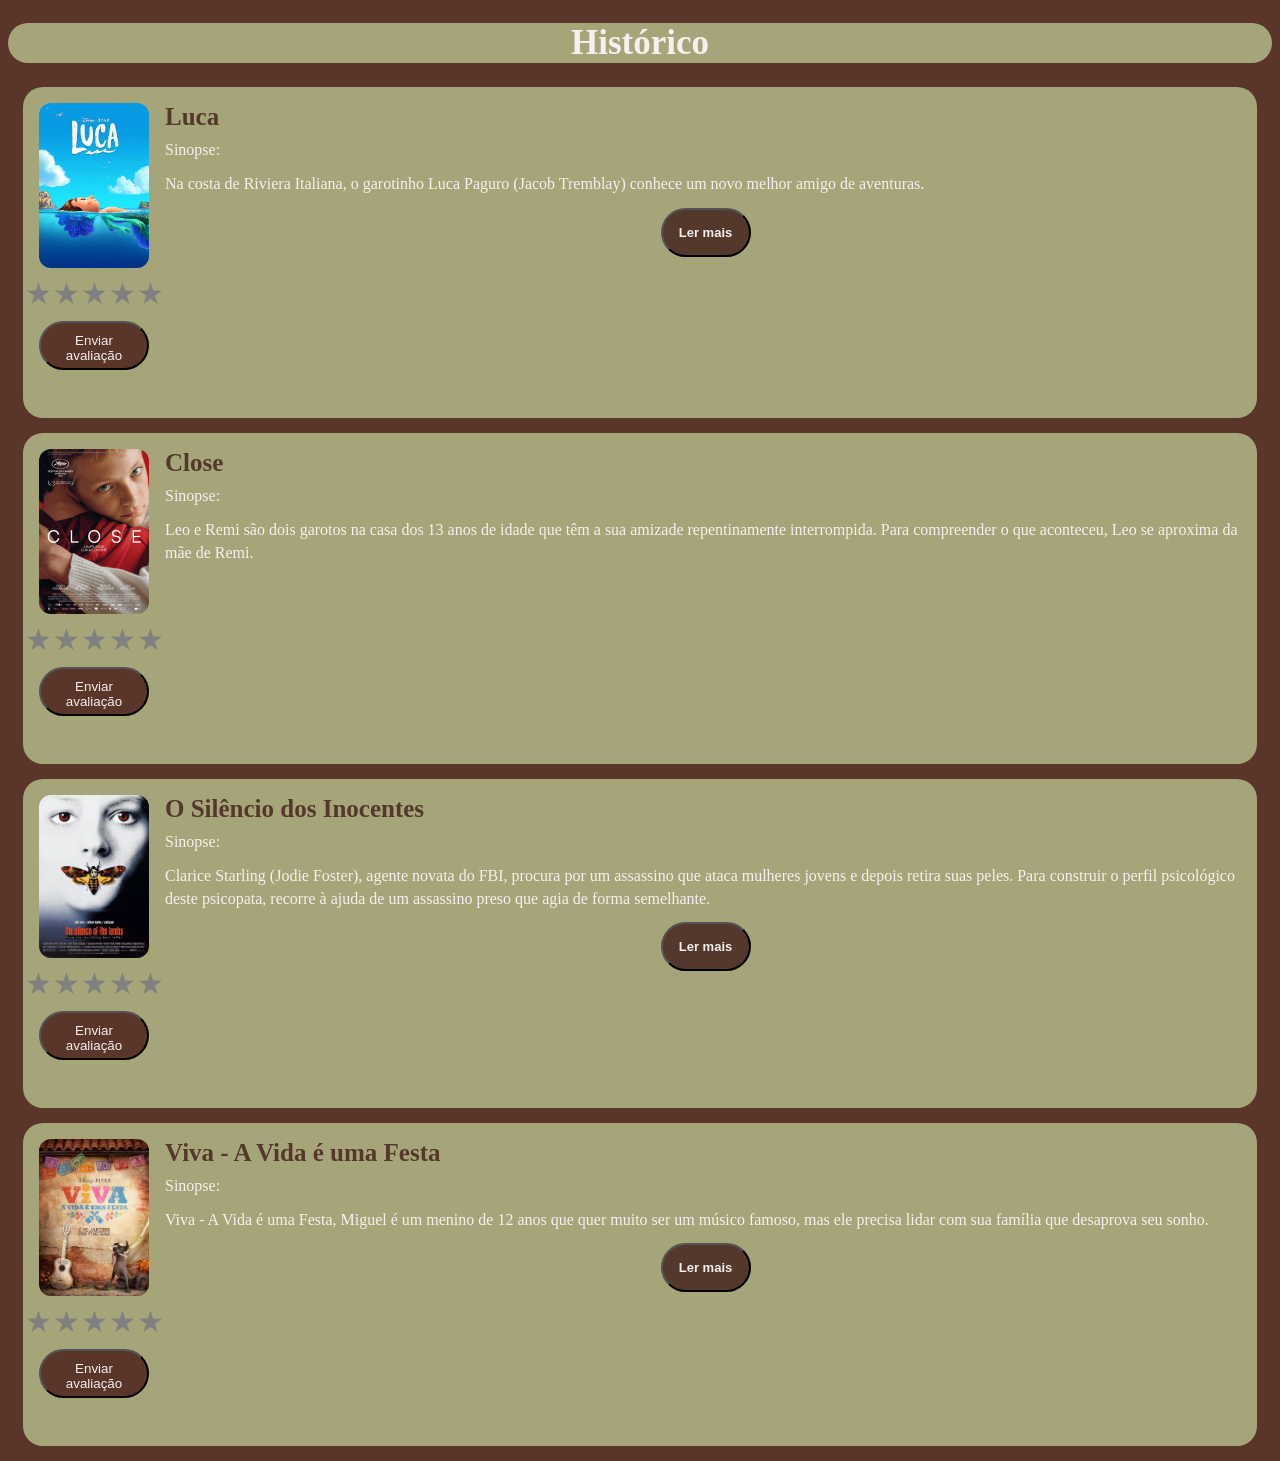
<file: lavinia_appuc8/index.html>
<!DOCTYPE html>
<html lang="en">
<head>
    <meta charset="UTF-8">
    <meta name="viewport" content="width=device-width, initial-scale=1.0">
    <title>Histórico de filmes</title>
    <link rel="stylesheet" href="style.css">
    <meta name="theme-color" content="#ea580c">
    <link rel="manifest" href="./manifest.webmanifest">
    <link rel="icon" href="./icons/icon-192.png">
    <link rel="apple-touch-icon" href="./icons/icon-192.png">
    
</head>
    <body>

        <header class="header">
         <h1>Histórico</h1>
        </header>

        <!-- Luca -->
       <div class="filmeassistido">
            <!-- lado esquerdo; imagem e avaliação -->
            <div class="coluna-esquerda">
                <img src="img/luca.jpg" alt="Poster Luca">
                 <div class="estrelas">
                 <span class="estrela">★</span>
                 <span class="estrela">★</span>
                 <span class="estrela">★</span>
                 <span class="estrela">★</span>
                 <span class="estrela">★</span>
                </div>
                <button class="enviar">Enviar avaliação</button>
                <p class="resultado"></p>
            </div>
            <!--lado direito; título, sinopse e botão -->
            <div class="coluna-direita">
                <h3>Luca</h3>
                <p>Sinopse:</p>
                <p>Na costa de Riviera Italiana, o garotinho Luca Paguro (Jacob Tremblay) conhece um novo melhor amigo de aventuras.</p>
                 <button type="button" class="btn-ler-mais" onclick="toggleSinopse(this)">Ler mais</button>
                <span class="texto-escondido">
                   <p>No entanto, sua amizade fica ameaçada pela verdade: Luca e o amigo são monstros marinhos de outro mundo. Eles vivem disfarçados de humanos, mas o contato com a água revela suas verdadeiras formas. Por isso, manter o fato em segredo é um desafio diário.</p>
                </span>
            </div>
       </div>

       <!-- Close -->
       <div class="filmeassistido">
            <!-- lado esquerdo; imagem e avaliação -->
            <div class="coluna-esquerda">
                <img src="img/close.jpg" alt="Poster Close">
                 <div class="estrelas">
                 <span class="estrela">★</span>
                 <span class="estrela">★</span>
                 <span class="estrela">★</span>
                 <span class="estrela">★</span>
                 <span class="estrela">★</span>
                </div>
                <button class="enviar">Enviar avaliação</button>
                <p class="resultado"></p>
            </div>
            <!--lado direito; título, sinopse e botão -->
            <div class="coluna-direita">
                <h3>Close</h3>
                <p>Sinopse:</p>
                <p>Leo e Remi são dois garotos na casa dos 13 anos de idade que têm a sua amizade repentinamente interrompida. Para compreender o que aconteceu, Leo se aproxima da mãe de Remi. </p>
            </div>
       </div>

        <!--  -->
        <div class="filmeassistido">
            <!-- lado esquerdo; imagem e avaliação -->
            <div class="coluna-esquerda">
                <img src="img/silenciodosinocentes.webp" alt="Poster Silêncio dos Inocentes">
                 <div class="estrelas">
                 <span class="estrela">★</span>
                 <span class="estrela">★</span>
                 <span class="estrela">★</span>
                 <span class="estrela">★</span>
                 <span class="estrela">★</span>
                </div>
                <button class="enviar">Enviar avaliação</button>
                <p class="resultado"></p>
            </div>
            <!--lado direito; título, sinopse e botão -->
            <div class="coluna-direita">
                <h3>O Silêncio dos Inocentes</h3>
                <p> Sinopse: </p>
                <p>Clarice Starling (Jodie Foster), agente novata do FBI, procura por um assassino que ataca mulheres jovens e depois retira suas peles. Para construir o perfil psicológico deste psicopata, recorre à ajuda de um assassino preso que agia de forma semelhante.</p>
                <button type="button" class="btn-ler-mais" onclick="toggleSinopse(this)">Ler mais</button>
                <span class="texto-escondido">
                  <p> É o dr. Hannibal Lecter (Anthony Hopkins), um psiquiatra canibal. Lecter, de fato, pode ajudar na investigação, mas quer em troca um local mais confortável para ficar preso. E quer também se aproximar da durona Clarice, para que ela fale de seus traumas e revele seu lado vulnerável. A história mescla o horror dos crimes bárbaros com o  horror psicológico que Lecter faz emergir.</p>
                </span>
             </div>
        </div>
  

       <!-- Viva -->
        <div class="filmeassistido">
            <!-- lado esquerdo; imagem e avaliação -->
            <div class="coluna-esquerda">
                <img src="img/viva.jpg" alt="Poster Viva">
                <div class="estrelas">
                 <span class="estrela">★</span>
                 <span class="estrela">★</span>
                 <span class="estrela">★</span>
                 <span class="estrela">★</span>
                 <span class="estrela">★</span>
                </div>
                <button class="enviar">Enviar avaliação</button>
                <p class="resultado"></p>
            </div>
            <!--lado direito; título, sinopse e botão -->
            <div class="coluna-direita">
                <h3>Viva - A Vida é uma Festa</h3>
                <p>Sinopse: </p>
                <p> Viva - A Vida é uma Festa, Miguel é um menino de 12 anos que quer muito ser um músico famoso, mas ele precisa lidar com sua família que desaprova seu sonho.</p>
                 <button type="button" class="btn-ler-mais" onclick="toggleSinopse(this)">Ler mais</button>
                <span class="texto-escondido">
                   <p> Determinado a virar o jogo, ele acaba desencadeando uma série de eventos ligados a um mistério de 100 anos. A aventura, com inspiração no feriado mexicano do Dia dos Mortos, acaba gerando uma extraordinária reunião familiar. </p>
                </span>
            </div>
       </div>
        
       
    

    <script src="script.js"></script>
    </body>
</html>
</file>
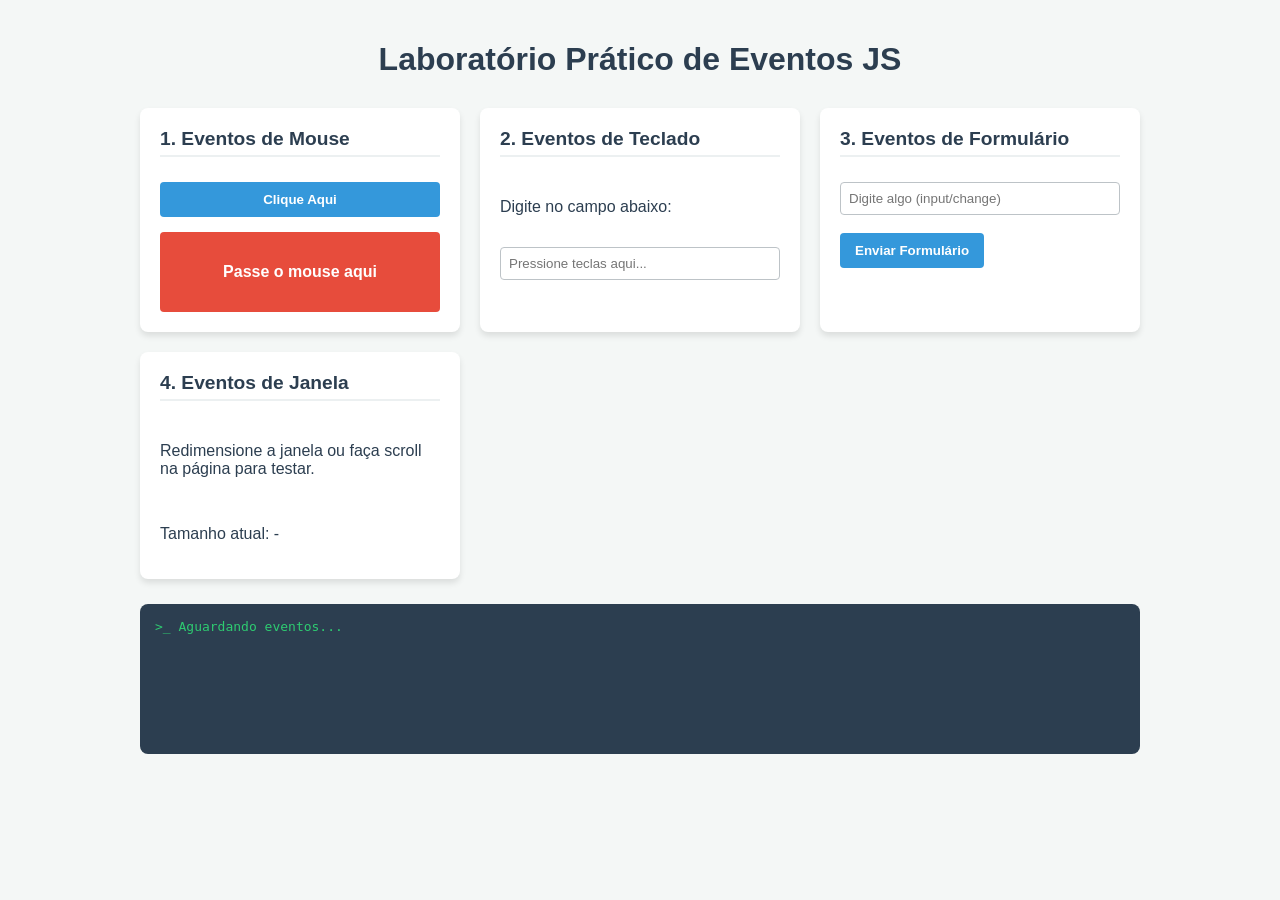
<file: missao_109/index.html>
<!DOCTYPE html>
<html lang= pt-br
    <head>
    <meta charset="UTF-8">
    <meta name="viewport" content="width=device-width, initial-scale=1.0">
    <title>Laboratório de Eventos JavaScript</title>
    <!-- Vinculação do arquivo CSS externo -->
    <link rel="stylesheet" href="css/style.css">
    </head>
    <body>
        <h1>Laboratório Prático de Eventos JS</h1>

        <div class="container">
            <!-- 1. EVENTOS DE MOUSE -->
            <div class="card">
                <h2>1. Eventos de Mouse</h2>
                <button id="btn-clique">Clique Aqui</button>
                <div id="area-mouse" class="box-teste">Passe o mouse aqui</div>
            </div>

            <!-- 2. EVENTOS DE TECLADO -->
            <div class="card">
                <h2>2. Eventos de Teclado</h2>
                <p>Digite no campo abaixo:</p>
                <input type="text" id="campo-teclado" placeholder="Pressione teclas aqui...">
            </div>

            <!-- 3. EVENTOS DE FORMULÁRIO -->
            <div class="card">
                <h2>3. Eventos de Formulário</h2>
                <form id="meu-formulario">
                    <input type="text" id="campo-input" placeholder="Digite algo (input/change)" required>
                    <br><br>
                    <input type="submit" value="Enviar Formulário">
                </form>
            </div>

            <!-- 4. Eventos de Janela / PÁGINA -->
            <div class="card">
                <h2>4. Eventos de Janela</h2>
                <p>Redimensione a janela ou faça scroll na página para testar.</p>
                <p id="info-janela">Tamanho atual: -</p>
            </div>
        </div>

    <!-- PAINEL DE LOGS PARA VER OS RESULTADOS EM TEMPO REAL -->
    <div id="log-painel">
        <div>&gt;_ Aguardando eventos...</div>
    </div>

    <!-- Vinculação do arquivo JavaScript externo (no final do body) -->
    <script src="js/script.js"></script>
</body>
</html>
</file>
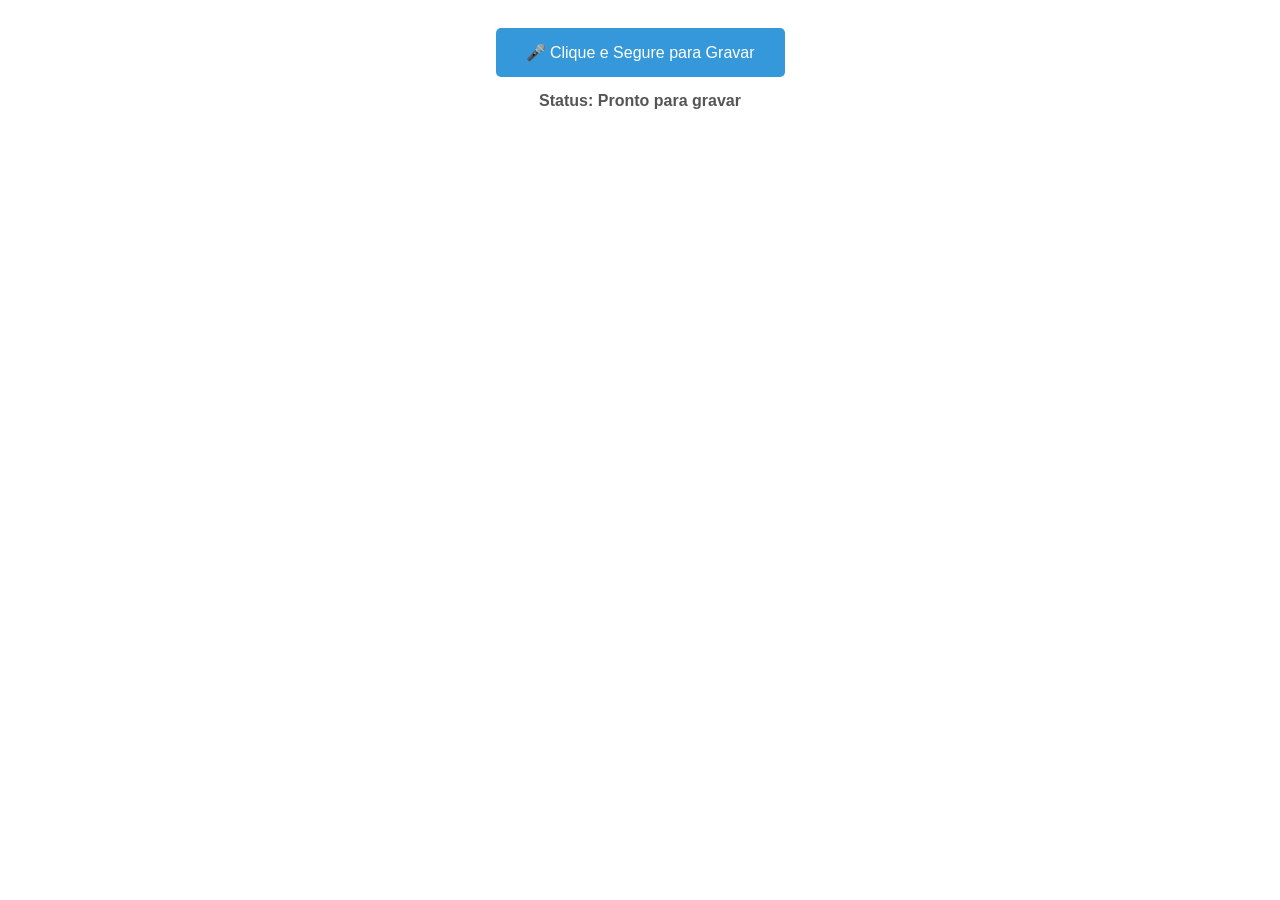
<file: missao_111/index.html>
<!DOCTYPE html>
<html lang="pt-BR">
    <head>
        <meta charset="UTF-8">
        <meta name="viewport" content="width=device-width, initial-scale=1.0">
        <title>Simulador de Gravador de Áudio</title>
    
        <link rel="stylesheet" href="css/style.css">
    
    </head>
    <body>
        <div class="container-gravador"> 
         <!-- Botão que para clicar em gravar -->
            <button id="btn-gravador">
                🎤 Clique e Segure para Gravar
            </button>

            <!-- Elemento visual para mostrar o status -->
            <p id="status-gravacao">
                Status: Pronto para gravar
            </p>

        </div>

        <script src = "js/script.js" ></script>
    </body>
</html>
</file>
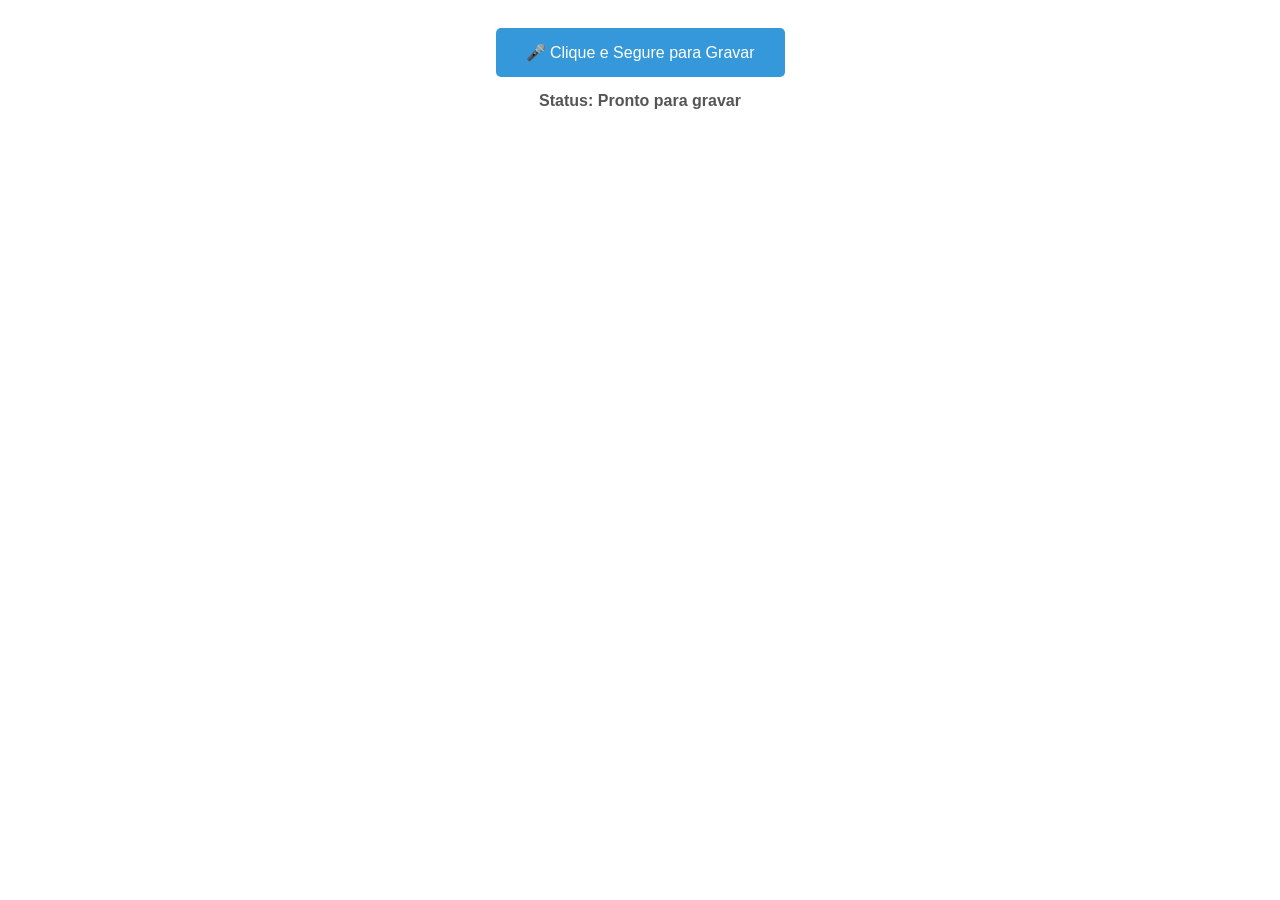
<file: missao_112/index.html>
<!DOCTYPE html>
<html lang="pt-BR">
    <head>
        <meta charset="UTF-8">
        <meta name="viewport" content="width=device-width, initial-scale=1.0">
        <title>Simulador de Gravador de Áudio</title>
        <link rel="manifest" href="manifest.json">
        <link rel="stylesheet" href="css/style.css">
    
    </head>
    <body>

        <div class="container-gravador">
            <!-- Botão que para clicar em gravar -->
            <button id="btn-gravador">
                🎤 Clique e Segure para Gravar
            </button>

            <!-- Elemento visual para mostrar o status -->
            <p id="status-gravacao">
                Status: Pronto para gravar
            </p>

        </div>
        
        <script src ="js/script.js"></script>
        
    </body>
</html>
</file>
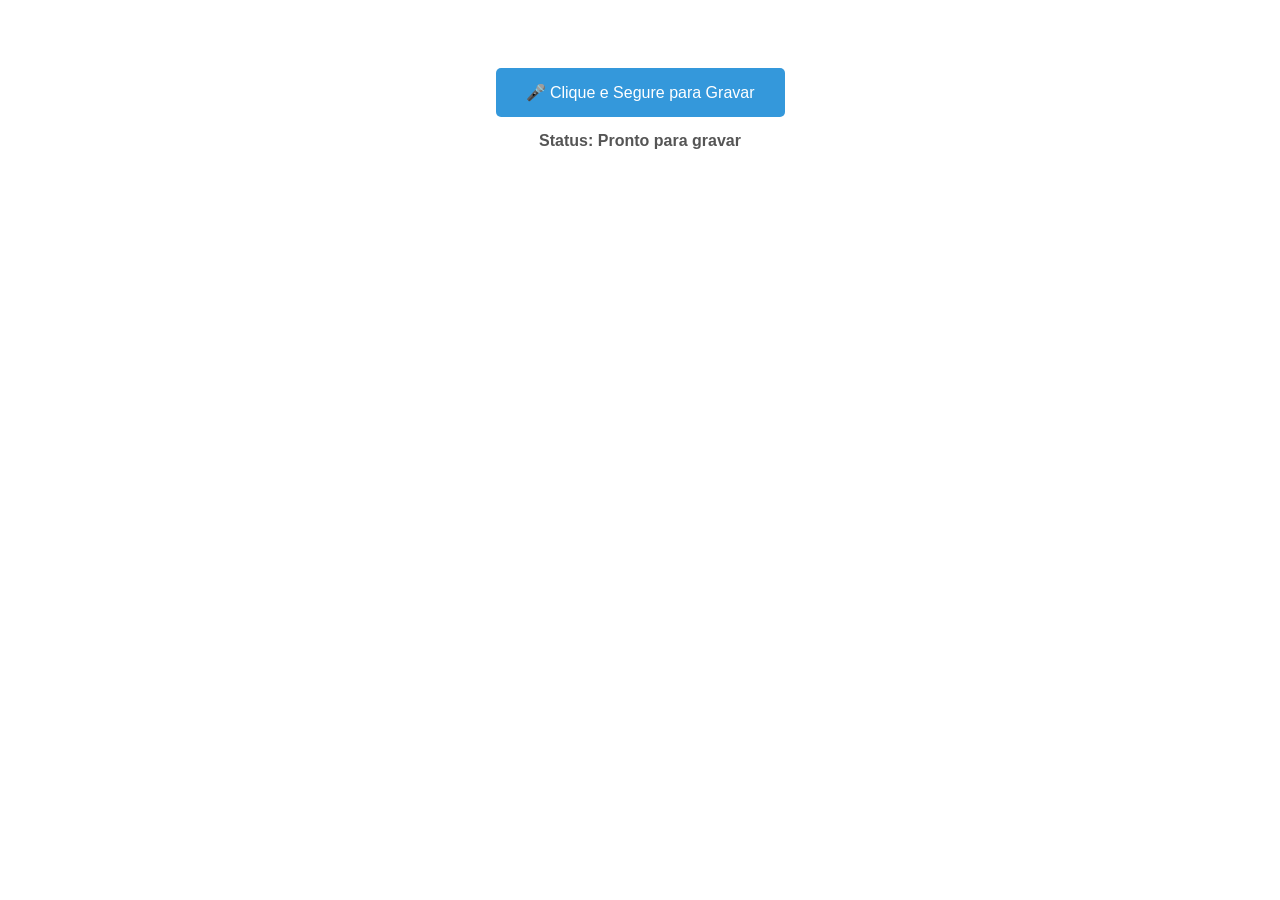
<file: missao_115/index.html>
<!DOCTYPE html>
<html lang="pt-BR">
    <head>
        <meta charset="UTF-8">
        <meta name="viewport" content="width=device-width, initial-scale=1.0">
        <title>Simulador de Gravador de Áudio</title>
        <link rel="manifest" href="/gravador_de_audio/manifest.json">
        <link rel="stylesheet" href="css/style.css">
    
    </head>
    <body>

        <!-- Inserir essa linha para ouvir a própria gravação após soltar-->
        <div class="container-gravador">
           <audio id="player-audio" controls style="margin-top:15px; display: none;"></audio>
        </div>

        <div class="container-gravador">
            <!-- Botão que para clicar em gravar -->
            <button id="btn-gravador">
                🎤 Clique e Segure para Gravar
            </button>

            <!-- Elemento visual para mostrar o status -->
            <p id="status-gravacao">
                Status: Pronto para gravar
            </p>

        </div>
        
        <script src ="js/script.js"></script>

        <script>

  if ('serviceWorker' in navigator) {

    window.addEventListener('load', () => {

      navigator.serviceWorker.register('/sw.js')

        .then(reg => console.log('Service Worker registrado com sucesso!', reg))
        .catch(err => console.log('Falha ao registrar o Service Worker:', err)); 
    });
  }

</script>
        
    </body>
</html>
</file>
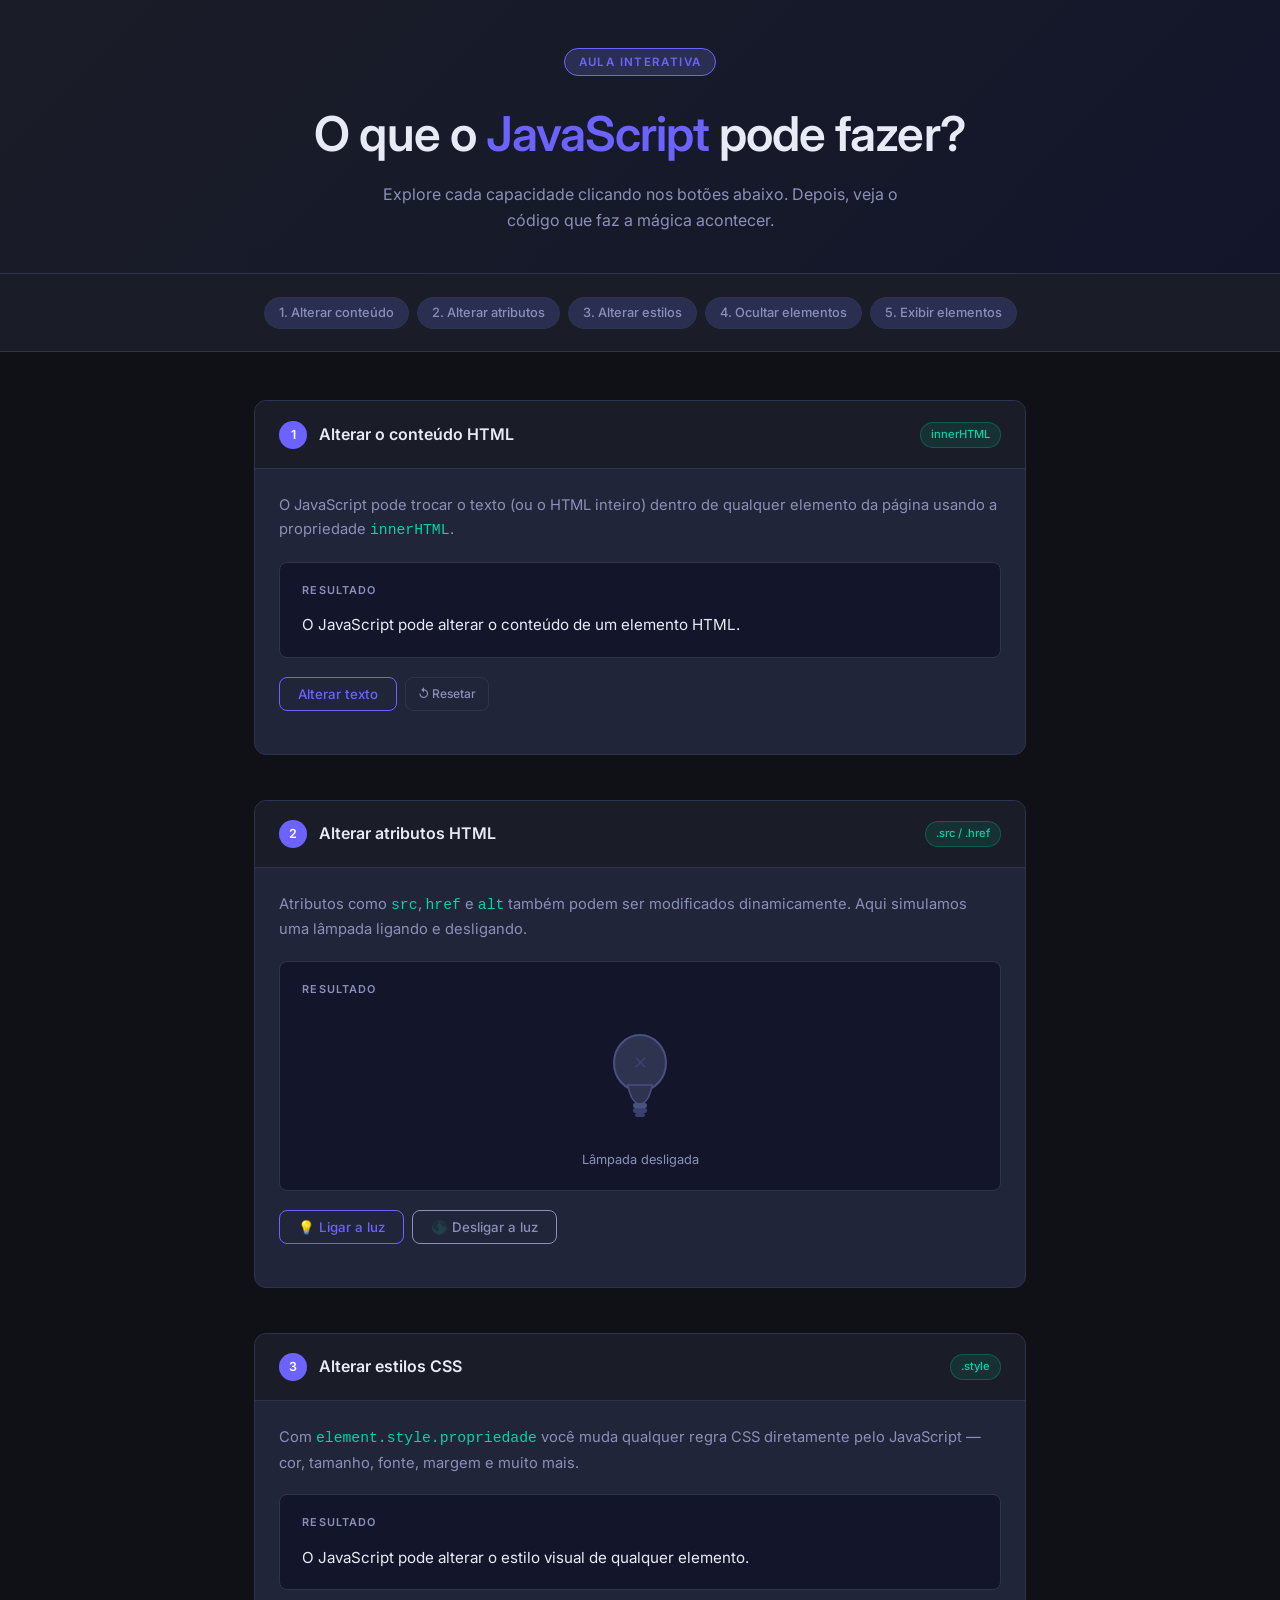
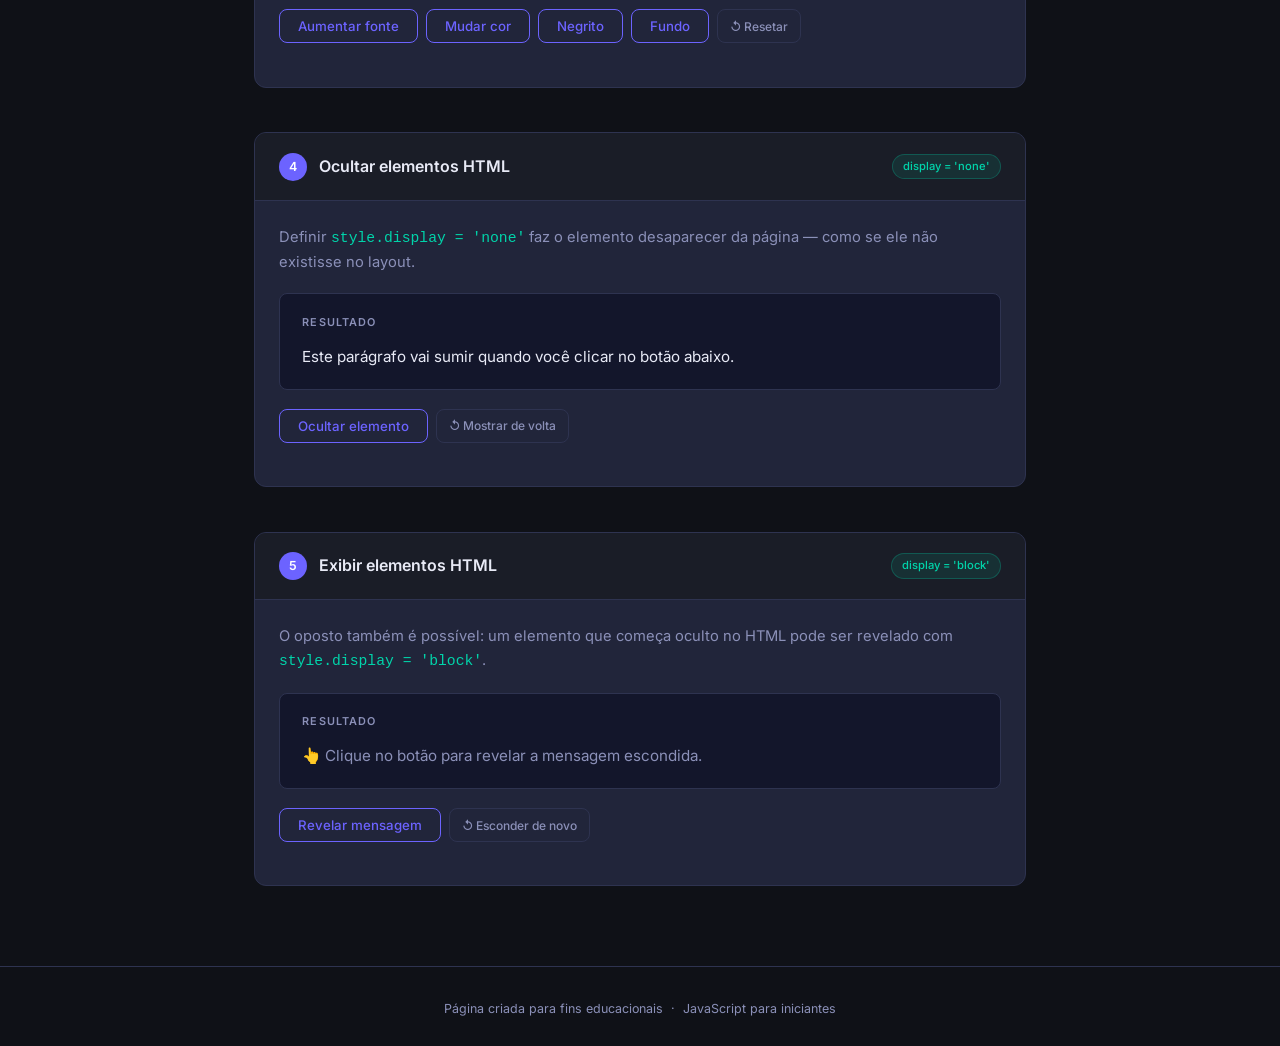
<file: missao_116/index.html>
<!DOCTYPE html>
<html lang="pt-BR">
<head>
  <meta charset="UTF-8">
  <meta name="viewport" content="width=device-width, initial-scale=1.0">
  <title>O que o JavaScript pode fazer?</title>
  <link rel="stylesheet" href="estilo.css">
</head>
<body>

<header>
  <div class="badge">Aula interativa</div>
  <h1>O que o <span>JavaScript</span> pode fazer?</h1>
  <p>Explore cada capacidade clicando nos botões abaixo. Depois, veja o código que faz a mágica acontecer.</p>
</header>

<nav>
  <a href="#s1">1. Alterar conteúdo</a>
  <a href="#s2">2. Alterar atributos</a>
  <a href="#s3">3. Alterar estilos</a>
  <a href="#s4">4. Ocultar elementos</a>
  <a href="#s5">5. Exibir elementos</a>
</nav>

<main>

  <!-- ── 1. ALTERAR CONTEÚDO ── -->
  <section class="section" id="s1">
    <div class="section-header">
      <div class="number">1</div>
      <h2>Alterar o conteúdo HTML</h2>
      <span class="chip">innerHTML</span>
    </div>
    <div class="section-body">
      <p class="desc">
        O JavaScript pode trocar o texto (ou o HTML inteiro) dentro de qualquer elemento da página usando a propriedade <code style="color:var(--accent2)">innerHTML</code>.
      </p>
      <div class="demo">
        <div class="demo-label">Resultado</div>
        <p id="demo1">O JavaScript pode alterar o conteúdo de um elemento HTML.</p>
      </div>
      <div class="btn-row">
        <button id="botao-alterar-texto">Alterar texto</button>
        <button class="reset" id="botao-resetar-demo1">↺ Resetar</button>
      </div>
    </div>
  </section>

  <!-- ── 2. ALTERAR ATRIBUTOS ── -->
  <section class="section" id="s2">
    <div class="section-header">
      <div class="number">2</div>
      <h2>Alterar atributos HTML</h2>
      <span class="chip">.src / .href</span>
    </div>
    <div class="section-body">
      <p class="desc">
        Atributos como <code style="color:var(--accent2)">src</code>, <code style="color:var(--accent2)">href</code> e <code style="color:var(--accent2)">alt</code> também podem ser modificados dinamicamente. Aqui simulamos uma lâmpada ligando e desligando.
      </p>
      <div class="demo">
        <div class="demo-label">Resultado</div>
        <div class="lamp-wrap">
          <div id="lamp" class="lamp-svg">
            <!-- Lâmpada DESLIGADA -->
            <svg id="lamp-off" viewBox="0 0 80 120" xmlns="http://www.w3.org/2000/svg">
              <ellipse cx="40" cy="50" rx="26" ry="28" fill="#2e3350" stroke="#4a5080" stroke-width="2"/>
              <path d="M28 72 Q30 88 40 92 Q50 88 52 72 Z" fill="#2e3350" stroke="#4a5080" stroke-width="1.5"/>
              <rect x="33" y="90" width="14" height="5" rx="2" fill="#4a5080"/>
              <rect x="33" y="95" width="14" height="5" rx="2" fill="#3a4070"/>
              <rect x="35" y="100" width="10" height="4" rx="2" fill="#3a4070"/>
              <text x="40" y="56" text-anchor="middle" font-size="18" fill="#3a4070">✕</text>
            </svg>
            <!-- Lâmpada LIGADA -->
            <svg id="lamp-on" viewBox="0 0 80 120" xmlns="http://www.w3.org/2000/svg" style="display:none">
              <ellipse cx="40" cy="50" rx="26" ry="28" fill="#fffacd" stroke="#f0c040" stroke-width="2"/>
              <path d="M28 72 Q30 88 40 92 Q50 88 52 72 Z" fill="#ffe88a" stroke="#f0c040" stroke-width="1.5"/>
              <rect x="33" y="90" width="14" height="5" rx="2" fill="#c0a020"/>
              <rect x="33" y="95" width="14" height="5" rx="2" fill="#b09010"/>
              <rect x="35" y="100" width="10" height="4" rx="2" fill="#b09010"/>
              <text x="40" y="58" text-anchor="middle" font-size="20" fill="#f0c040">★</text>
              <line x1="40" y1="16" x2="40" y2="8"  stroke="#f0c040" stroke-width="2" stroke-linecap="round"/>
              <line x1="62" y1="24" x2="68" y2="18" stroke="#f0c040" stroke-width="2" stroke-linecap="round"/>
              <line x1="18" y1="24" x2="12" y2="18" stroke="#f0c040" stroke-width="2" stroke-linecap="round"/>
              <line x1="68" y1="46" x2="76" y2="46" stroke="#f0c040" stroke-width="2" stroke-linecap="round"/>
              <line x1="12" y1="46" x2="4"  y2="46" stroke="#f0c040" stroke-width="2" stroke-linecap="round"/>
            </svg>
          </div>
          <span id="lamp-status" style="font-size:0.8rem;color:var(--muted)">Lâmpada desligada</span>
        </div>
      </div>
      <div class="btn-row">
        <button id="botao-ligar">💡 Ligar a luz</button>
        <button class="secondary" id="botao-desligar">🌑 Desligar a luz</button>
      </div>
    </div>
  </section>

  <!-- ── 3. ALTERAR ESTILOS ── -->
  <section class="section" id="s3">
    <div class="section-header">
      <div class="number">3</div>
      <h2>Alterar estilos CSS</h2>
      <span class="chip">.style</span>
    </div>
    <div class="section-body">
      <p class="desc">
        Com <code style="color:var(--accent2)">element.style.propriedade</code> você muda qualquer regra CSS diretamente pelo JavaScript — cor, tamanho, fonte, margem e muito mais.
      </p>
      <div class="demo">
        <div class="demo-label">Resultado</div>
        <p id="demo3" class="texto-demonstracao3">O JavaScript pode alterar o estilo visual de qualquer elemento.</p>
      </div>
      <div class="btn-row">
        <button id="botao-aumentar-fonte">Aumentar fonte</button>
        <button id="botao-mudar-cor">Mudar cor</button>
        <button id="botao-negrito">Negrito</button>
        <button id="botao-fundo">Fundo</button>
        <button class="reset" id="botao-resetar-demo3">↺ Resetar</button>
      </div>
    </div>
  </section>

  <!-- ── 4. OCULTAR ── -->
  <section class="section" id="s4">
    <div class="section-header">
      <div class="number">4</div>
      <h2>Ocultar elementos HTML</h2>
      <span class="chip">display = 'none'</span>
    </div>
    <div class="section-body">
      <p class="desc">
        Definir <code style="color:var(--accent2)">style.display = 'none'</code> faz o elemento desaparecer da página — como se ele não existisse no layout.
      </p>
      <div class="demo">
        <div class="demo-label">Resultado</div>
        <p id="demo4">Este parágrafo vai sumir quando você clicar no botão abaixo.</p>
      </div>
      <div class="btn-row">
        <button id="botao-ocultar">Ocultar elemento</button>
        <button class="reset" id="botao-mostrar">↺ Mostrar de volta</button>
      </div>
    </div>
  </section>

  <!-- ── 5. EXIBIR ── -->
  <section class="section" id="s5">
    <div class="section-header">
      <div class="number">5</div>
      <h2>Exibir elementos HTML</h2>
      <span class="chip">display = 'block'</span>
    </div>
    <div class="section-body">
      <p class="desc">
        O oposto também é possível: um elemento que começa oculto no HTML pode ser revelado com <code style="color:var(--accent2)">style.display = 'block'</code>.
      </p>
      <div class="demo">
        <div class="demo-label">Resultado</div>
        <p id="demo5-hint" class="dica-demonstracao5">👆 Clique no botão para revelar a mensagem escondida.</p>
        <p id="hidden-text" class="texto-escondido">🎉 Olá! Eu estava escondido no código HTML o tempo todo!</p>
      </div>
      <div class="btn-row">
        <button id="botao-revelar">Revelar mensagem</button>
        <button class="reset" id="botao-esconder">↺ Esconder de novo</button>
      </div>
    </div>
  </section>

</main>

<footer>
  Página criada para fins educacionais &nbsp;·&nbsp; JavaScript para iniciantes
</footer>

<script src="script.js"></script>
</body>
</html>
</file>
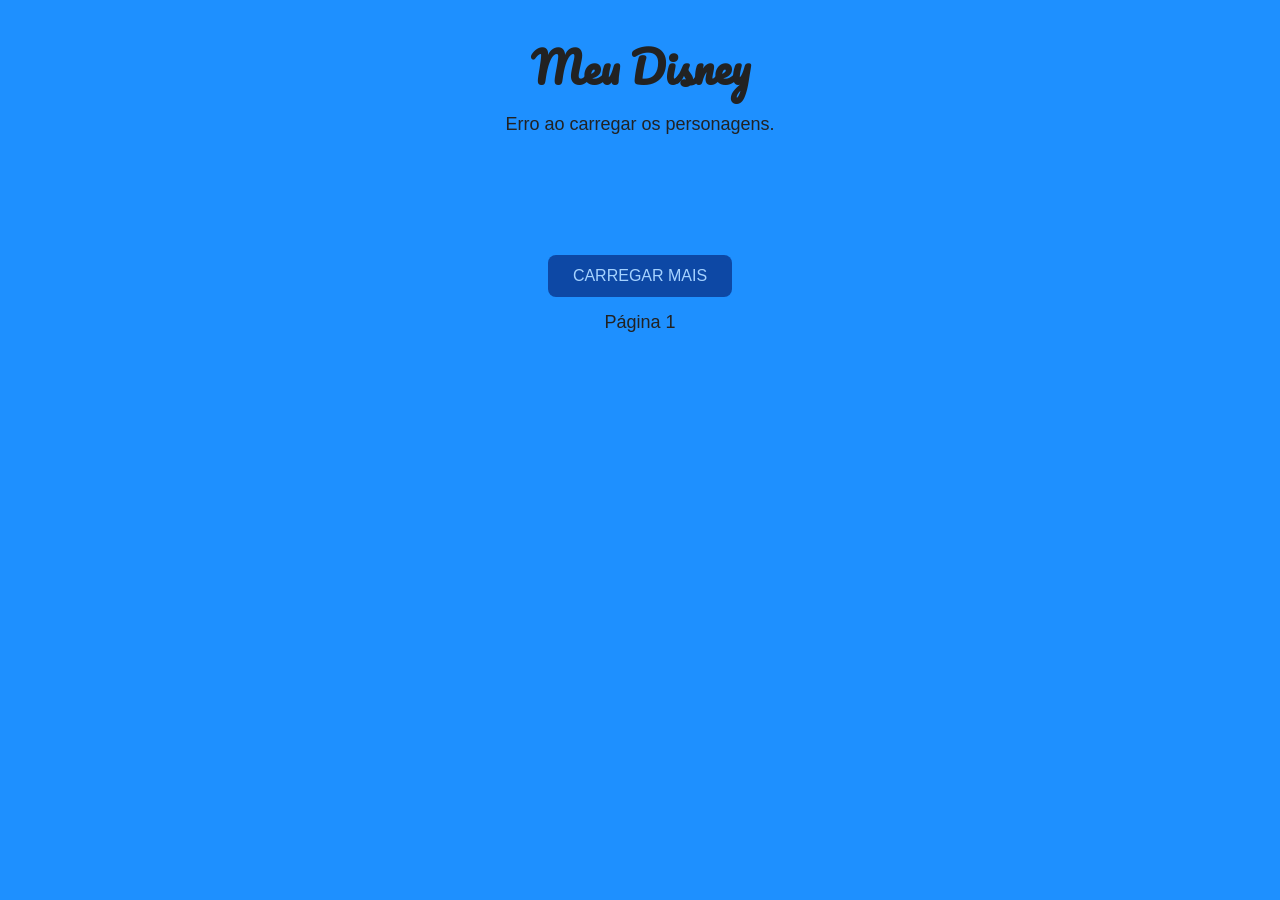
<file: missao_117/index.html>
<!DOCTYPE html>

<html lang="pt-BR">

<head> <meta charset="UTF-8"> <meta name="viewport" content="width=device-width, initial-scale=1.0">

<title>Meu Disney</title>

<link rel="stylesheet" href="css/style.css">

<!-- Fonte para o título -->
<link rel="preconnect" href="https://fonts.googleapis.com">
<link rel="preconnect" href="https://fonts.gstatic.com" crossorigin>

<link href="https://fonts.googleapis.com/css2?family=Pacifico&display=swap" rel="stylesheet">

</head>

<body>

<header>
    <h1>Meu Disney</h1>

    <p id="mensagem">0 personagens carregados</p>
</header>


<main>

    <section id="container" class="container">
        <!-- Os cards serão criados pelo JavaScript -->
    </section>


    <div class="controles">

        <button id="botaoCarregar">
            CARREGAR MAIS
        </button>

        <p id="pagina">Página 1</p>

    </div>

</main>


<script src="js/script.js"></script>

</body>

</html>
</file>
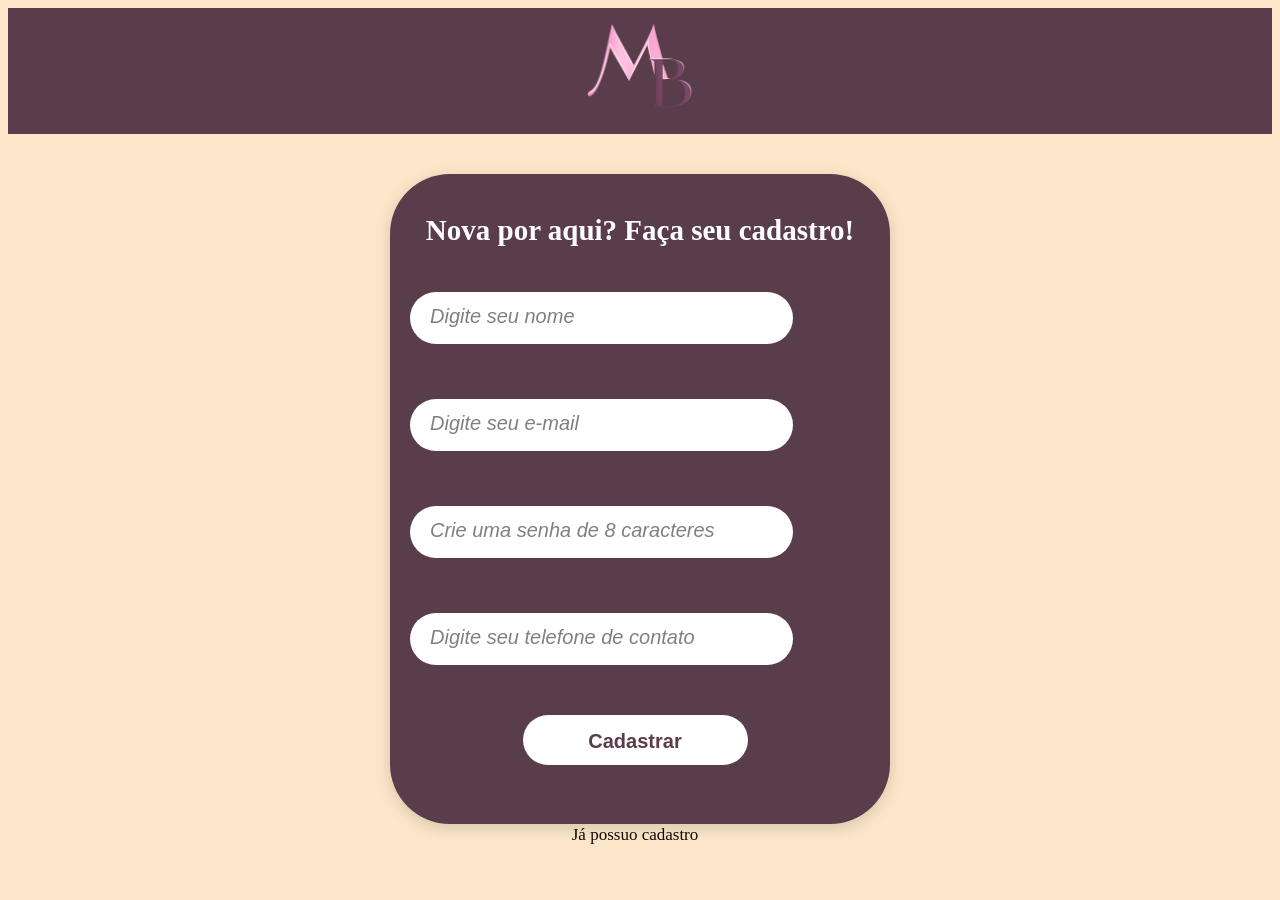
<file: missao_118_make_beauty/index.html>
<!DOCTYPE html>
<html lang="pt-br">
	<head>
	       <meta charset="UTF-8">
	       <meta name="viewport" content="width=device-width, initial-scale=1.0">
	       <title>Página de Cadastro</title>
	      <link rel="banner" type="png" href="../makeb.webp">
	       <link rel="stylesheet" href="style.css/style.css">
	</head>
	<body>

      <div class="logomarca">
            <img class="logomakebeauty" src="img/img/mb.png" alt="Logo da Make Beauty">
      </div>

		<div class="tela-cadastro">

            <h2 class="titulo-cadastro">
              Nova por aqui? Faça seu cadastro!
            </h2>

            <form action="telainicial.html" method="POST">

                <div class="campo">
                    <input type="text" id="nome" name="nome" placeholder="Digite seu nome" required>
                </div>

                <div class="campo">
                    <input type="email" id="email" name="email" placeholder="Digite seu e-mail" required>
                </div>

                <div class="campo">
                    <input type="password" id="senha" name="senha" maxlength="8" minlength="8" placeholder="Crie uma senha de 8 caracteres" required>
                </div>

                <div class="campo">
                    <input type="tel" id="tel" name="tel" placeholder="Digite seu telefone de contato" required>
                </div>

            
                <button type="submit" class="btn-cadastrar">Cadastrar</button>
                
                <p class="link-login-container">
                <a href="login.html">Já possuo cadastro</a>
                </p>
            </form>
		</div>

        
	</body>


    <script>

  if ('serviceWorker' in navigator) {

    window.addEventListener('load', () => {

      navigator.serviceWorker.register('/sw.js')

        .then(reg => console.log('Service Worker registrado com sucesso!', reg))

        .catch(err => console.log('Falha ao registrar o Service Worker:', err));

    });

  }

</script>
</html>
</file>
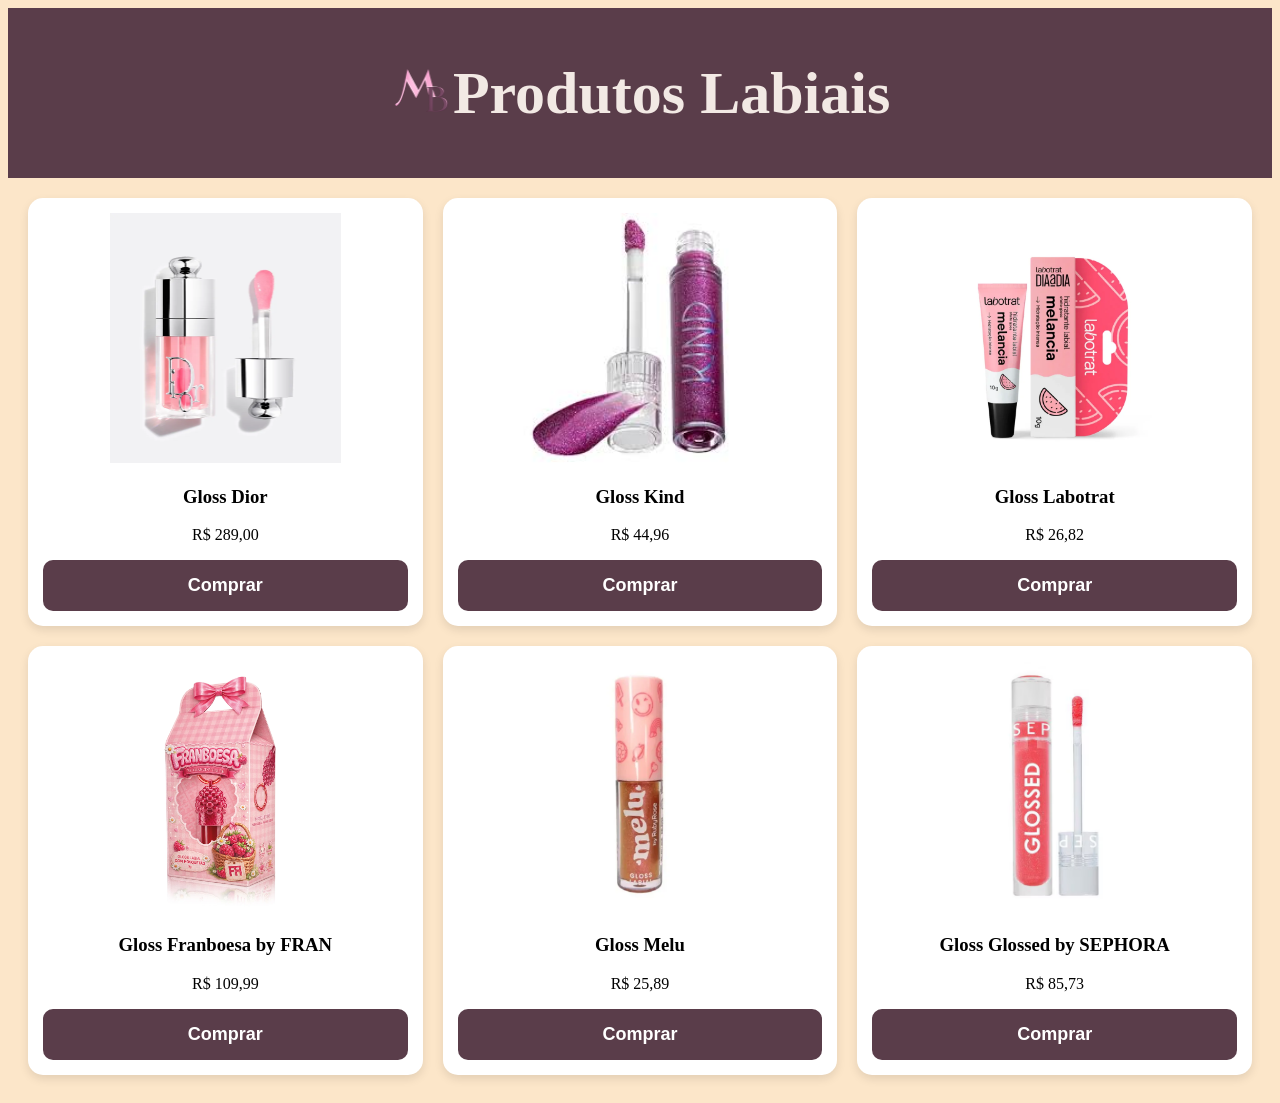
<file: missao_118_make_beauty/labios.html>
<!DOCTYPE html>
<html lang="pt-br">
	<head>
	       <meta charset="UTF-8">
	       <meta name="viewport" content="width=device-width, initial-scale=1.0">
	       <title>Produtos Labiais</title>
	      <link rel="banner" type="png" href="../makeb.webp">
	       <link rel="stylesheet" href="style.css/style.css">
	</head>

  <body pagamento>

    <header class="cabecalho-labios">
        <img class="logolabios" src="img/img/mb.png" alt="Logo Make Beauty">
        <h1>Produtos Labiais</h1>
    </header>


    <div class="grid-labios">

      <div class="produtoslabiais">
       <img src="img/img/diorgloss.webp">
       <h3>Gloss Dior</h3>
        <p>R$ 289,00</p>
        <button class="btn-comprar"
          data-produto="Gloss DIOR"
          data-descricao="Gloss Hidratante DIOR"
          data-preco="289.00">
          Comprar
        </button>
      </div>


      <div class="produtoslabiais">
      <img src="img/img/kindgloss.jpg">
       <h3>Gloss Kind</h3>
        <p>R$ 44,96</p>
        <button class="btn-comprar"
          data-produto="Gloss Kind"
          data-descricao="Gloss KIND alta duração"
          data-preco="44.96">
          Comprar
        </button>
      </div>

      <div class="produtoslabiais">
        <img src="img/img/labotratgloss.webp">
         <h3>Gloss Labotrat</h3>
        <p>R$ 26,82</p>
        <button class="btn-comprar"
          data-produto="Gloss Labotrat"
          data-descricao="Gloss Hidratante da LABOTRAT"
          data-preco="26.82">
          Comprar
        </button>
      </div>

      <div class="produtoslabiais">
        <img src="img/img/franboesagloss.webp">
        <h3>Gloss Franboesa by FRAN</h3>
        <p>R$ 109,99</p>
        <button class="btn-comprar"
          data-produto="Gloss FRANBOESA by FRAN"
          data-descricao="Gloss sabor framboesa de Franciny Ehlke"
          data-preco="109.99">
          Comprar
        </button>
      </div>

      <div class="produtoslabiais">
        <img src="img/img/melugloss.webp">
        <h3>Gloss Melu</h3>
        <p>R$ 25,89</p>
        <button class="btn-comprar"
          data-produto="Gloss MELU"
          data-descricao="Gloss da MELU de alta duração"
          data-preco="25.89">
          Comprar
        </button>
      </div>

      <div class="produtoslabiais">
        <img src="img/img/glossed.avif">
        <h3>Gloss Glossed by SEPHORA </h3>
        <p>R$ 85,73</p>
        <button class="btn-comprar"
          data-produto="Glossed by SEPHORA"
          data-descricao="Gloss da SEPHORA de alta duração"
          data-preco="85.73">
          Comprar
        </button>
      </div>
          
      
    </div>

        

 

    <script src="js/produtos.js"></script>
  </body>


  <script>

  if ('serviceWorker' in navigator) {

    window.addEventListener('load', () => {

      navigator.serviceWorker.register('/sw.js')

        .then(reg => console.log('Service Worker registrado com sucesso!', reg))

        .catch(err => console.log('Falha ao registrar o Service Worker:', err));

    });

  }

</script>
</html>
</file>
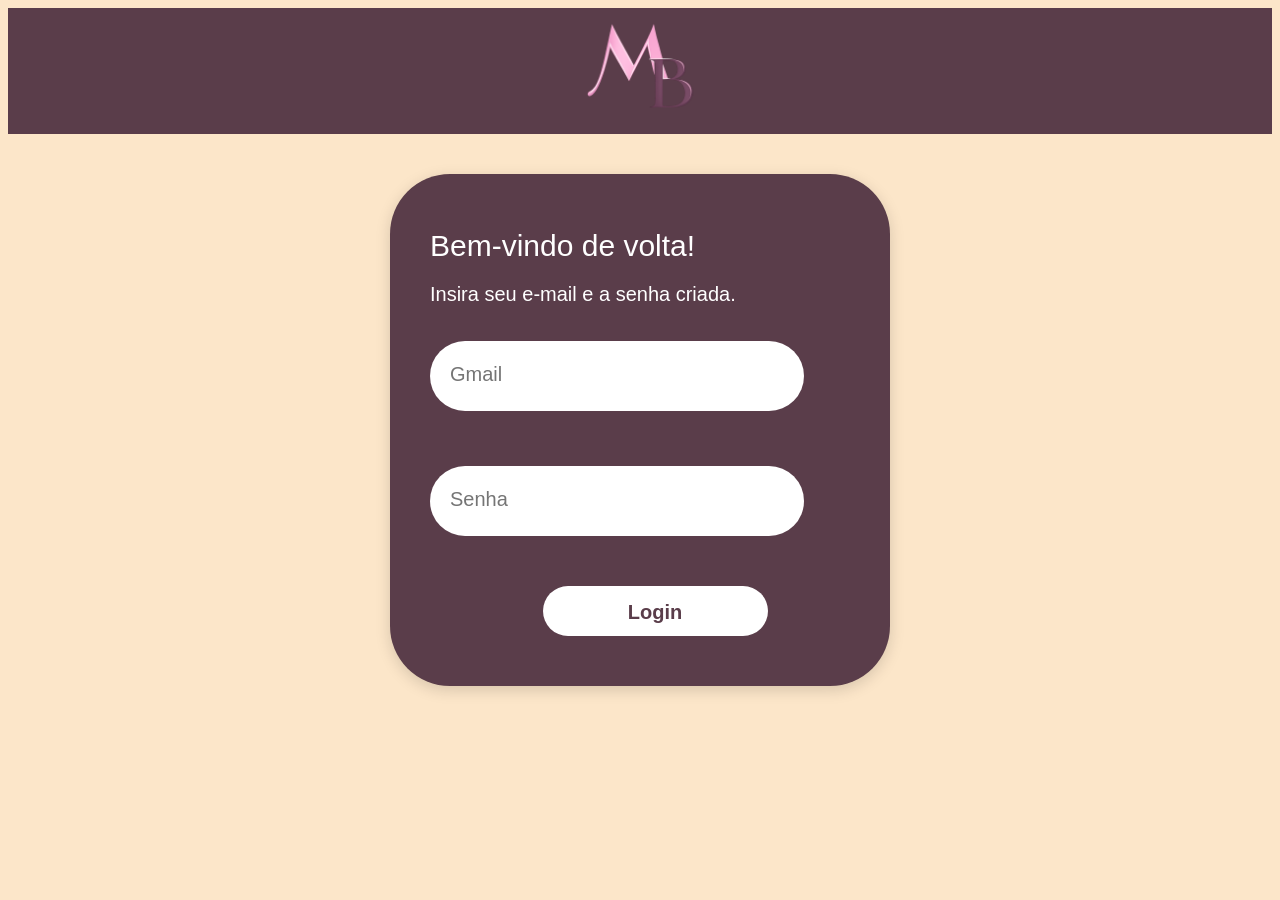
<file: missao_118_make_beauty/login.html>
<!DOCTYPE html>
<html lang="pt-br">
	<head>
	       <meta charset="UTF-8">
	       <meta name="viewport" content="width=device-width, initial-scale=1.0">
	       <title>Página de Login</title>
	      <link rel="banner" type="png" href="../makeb.webp">
	       <link rel="stylesheet" href="style.css/style.css">
	</head>

    <body>

		
		<div class="logomarca">
            <img class="logomakebeauty" src="img/img/mb.png" alt="Logo da Make Beauty">
      </div>


        <div class="tela-login">
			<div class="mensagem-login">
               <h1>Bem-vindo de volta!</h1>
                <p>Insira seu e-mail e a senha criada.</p>
            </div>

			<form action="telainicial.html" method="post">

				<div class="campo-login">
				 <input type="email" placeholder="Gmail" required>
				</div>

				<div class="campo-login">
				 <input type="password" placeholder="Senha" required>
				</div>
               
				 <button type="submit" class="btn-cadastrar">Login</button>

			</form>
       </div>






    </body>
	<script>

  if ('serviceWorker' in navigator) {

    window.addEventListener('load', () => {

      navigator.serviceWorker.register('/sw.js')

        .then(reg => console.log('Service Worker registrado com sucesso!', reg))

        .catch(err => console.log('Falha ao registrar o Service Worker:', err));

    });

  }

</script>
</html>
</file>
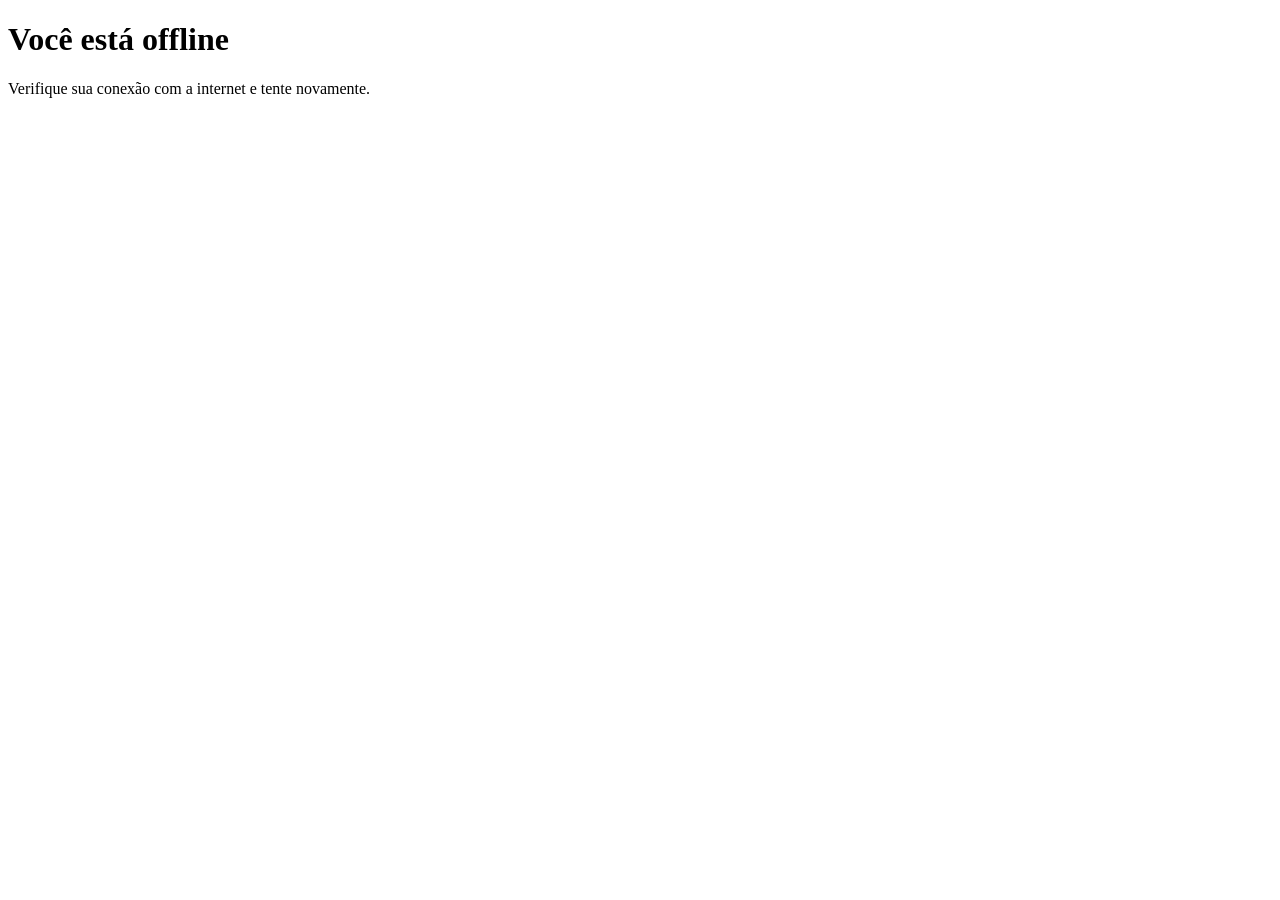
<file: missao_118_make_beauty/offline.html>
<!DOCTYPE html>
<html lang="pt-BR">
<head>
        <meta charset="UTF-8">
        <meta name="viewport" content="width=device-width, initial-scale=1.0">
        <title>Você está offline</title>
</head>
<body>
        <h1>Você está offline</h1>
        <p>Verifique sua conexão com a internet e tente novamente.</p>
</body>
<script>

  if ('serviceWorker' in navigator) {

    window.addEventListener('load', () => {

      navigator.serviceWorker.register('/sw.js')

        .then(reg => console.log('Service Worker registrado com sucesso!', reg))

        .catch(err => console.log('Falha ao registrar o Service Worker:', err));

    });

  }

</script>
</html>
</file>
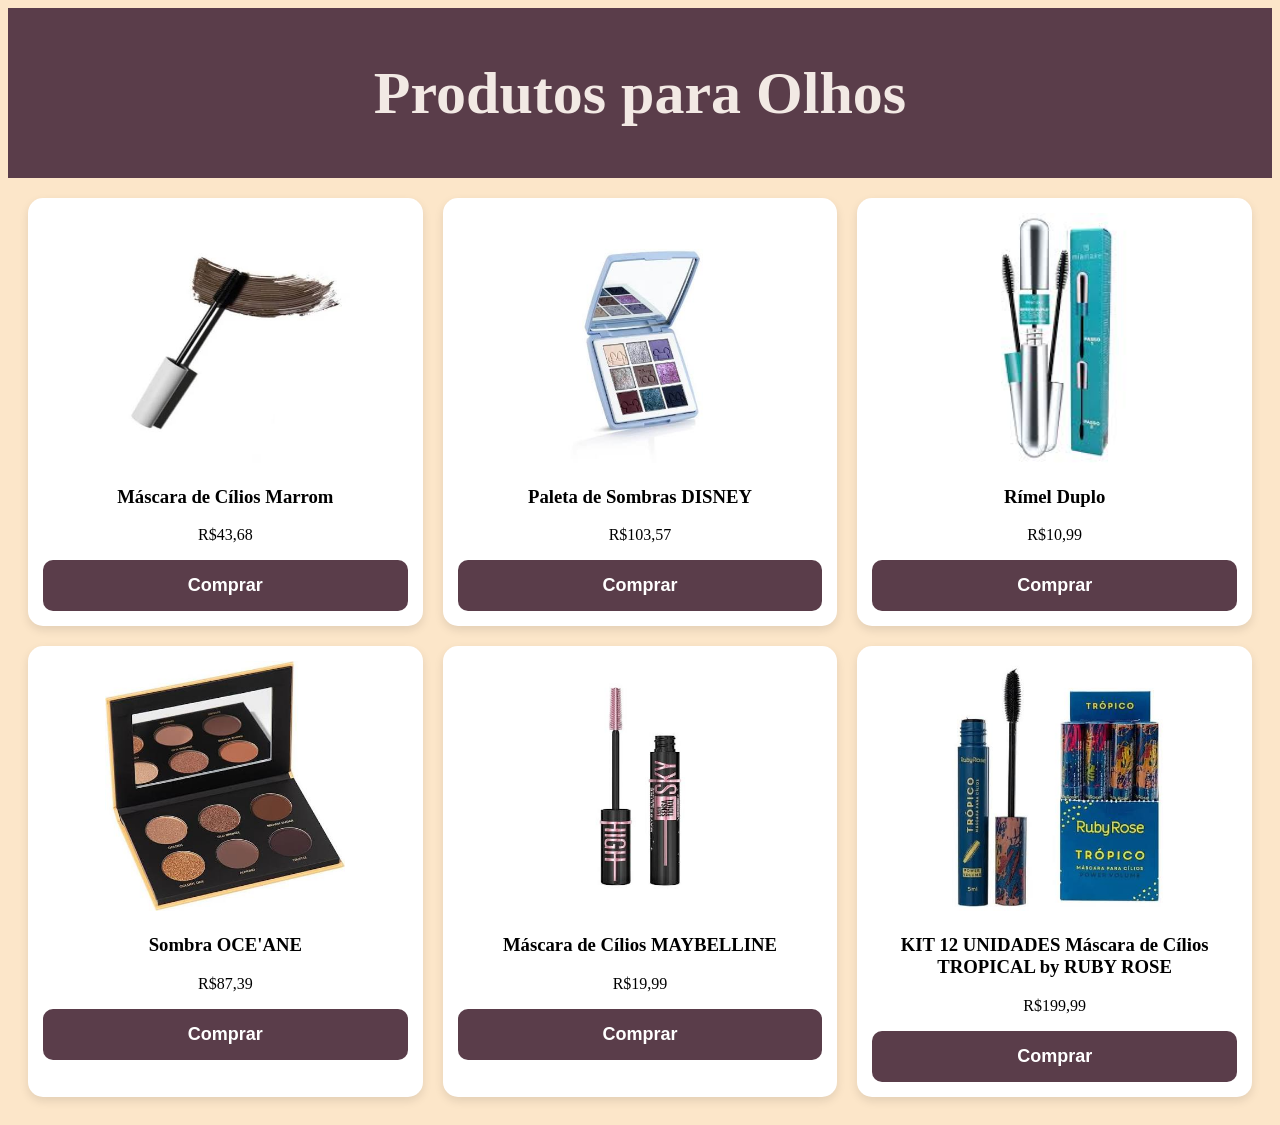
<file: missao_118_make_beauty/olhos.html>
<!DOCTYPE html>
<html lang="pt-br">
	<head>
	       <meta charset="UTF-8">
	       <meta name="viewport" content="width=device-width, initial-scale=1.0">
	       <title>Produtos para Olhos</title>
	      <link rel="banner" type="png" href="../makeb.webp">
	       <link rel="stylesheet" href="style.css/style.css">
	</head>

  <body>
        <header class="cabecalho-olhos">
            <h1>Produtos para Olhos</h1>
        </header>

        <div class="grid-olhos">

            <div class="produtosolhos">
            <img src="img/img/mascaradeciliosmarrom.jpg" alt="Máscara de Cílios Marrom">
            <h3>Máscara de Cílios Marrom</h3>
            <p>R$43,68 </p>
            <button class="btn-comprar"
            data-produto="Máscara de Cílios Marrom"
            data-descricao="Máscara de Cílios marrom a prova d'água"
            data-preco="43.68">
            Comprar
            </button>
            </div>

            <div class="produtosolhos">
            <img src="img/img/paletadisneybrunatavares.jpg" alt="Paleta de Sombras DISNEY">
            <h3>Paleta de Sombras DISNEY</h3>
            <p>R$103,57 </p>
            <button class="btn-comprar"
            data-produto="Paleta de Sombras DISNEY"
            data-descricao="Sombra DISNEY edição limitada"
            data-preco="103.57">
            Comprar
            </button>
            </div>

            <div class="produtosolhos">
            <img src="img/img/rimelduplo.jpg" alt="Rímel Duplo">
            <h3>Rímel Duplo</h3>
            <p>R$10,99 </p>
            <button class="btn-comprar"
            data-produto="Rímel Duplo"
            data-descricao="Máscara de Cílios alta duração"
            data-preco="10.99">
            Comprar
            </button>
            </div>

            <div class="produtosolhos">
            <img src="img/img/sombraoceane.jpg">
            <h3>Sombra OCE'ANE</h3>
            <p>R$87,39 </p>
            <button class="btn-comprar"
            data-produto="Sombra OCE'ANE"
            data-descricao="Paleta de Sombras OCE'ANE alta duração"
            data-preco="87.39">
            Comprar
            </button>
            </div>

            <div class="produtosolhos">
            <img src="img/img/mascaradeciliosmaybelline.jpg" alt="Máscara de Cílios MAYBELLINE">
            <h3>Máscara de Cílios MAYBELLINE</h3>
            <p>R$19,99 </p>
            <button class="btn-comprar"
            data-produto="Rímel MAYBELLINE"
            data-descricao="Máscara de Cílios a prova d'água"
            data-preco="19.99">
            Comprar
            </button>
            </div>

            <div class="produtosolhos">
            <img src="img/img/kitmascaratropico.jpg">
            <h3>KIT 12 UNIDADES Máscara de Cílios TROPICAL by RUBY ROSE</h3>
            <p>R$199,99 </p>
            <button class="btn-comprar"
            data-produto="KIT 12 UNIDADES Rímel TROPICAL by RUBY ROSE"
            data-descricao="Kit 12 máscaras de cílios TROPICAL edição limitada"
            data-preco="199.99">
            Comprar
            </button>
            </div>

        

        
        </div>


   

        <script src="js/produtos.js"></script>
    </body>
    <script>

  if ('serviceWorker' in navigator) {

    window.addEventListener('load', () => {

      navigator.serviceWorker.register('/sw.js')

        .then(reg => console.log('Service Worker registrado com sucesso!', reg))

        .catch(err => console.log('Falha ao registrar o Service Worker:', err));

    });

  }

</script>
</html>
</file>
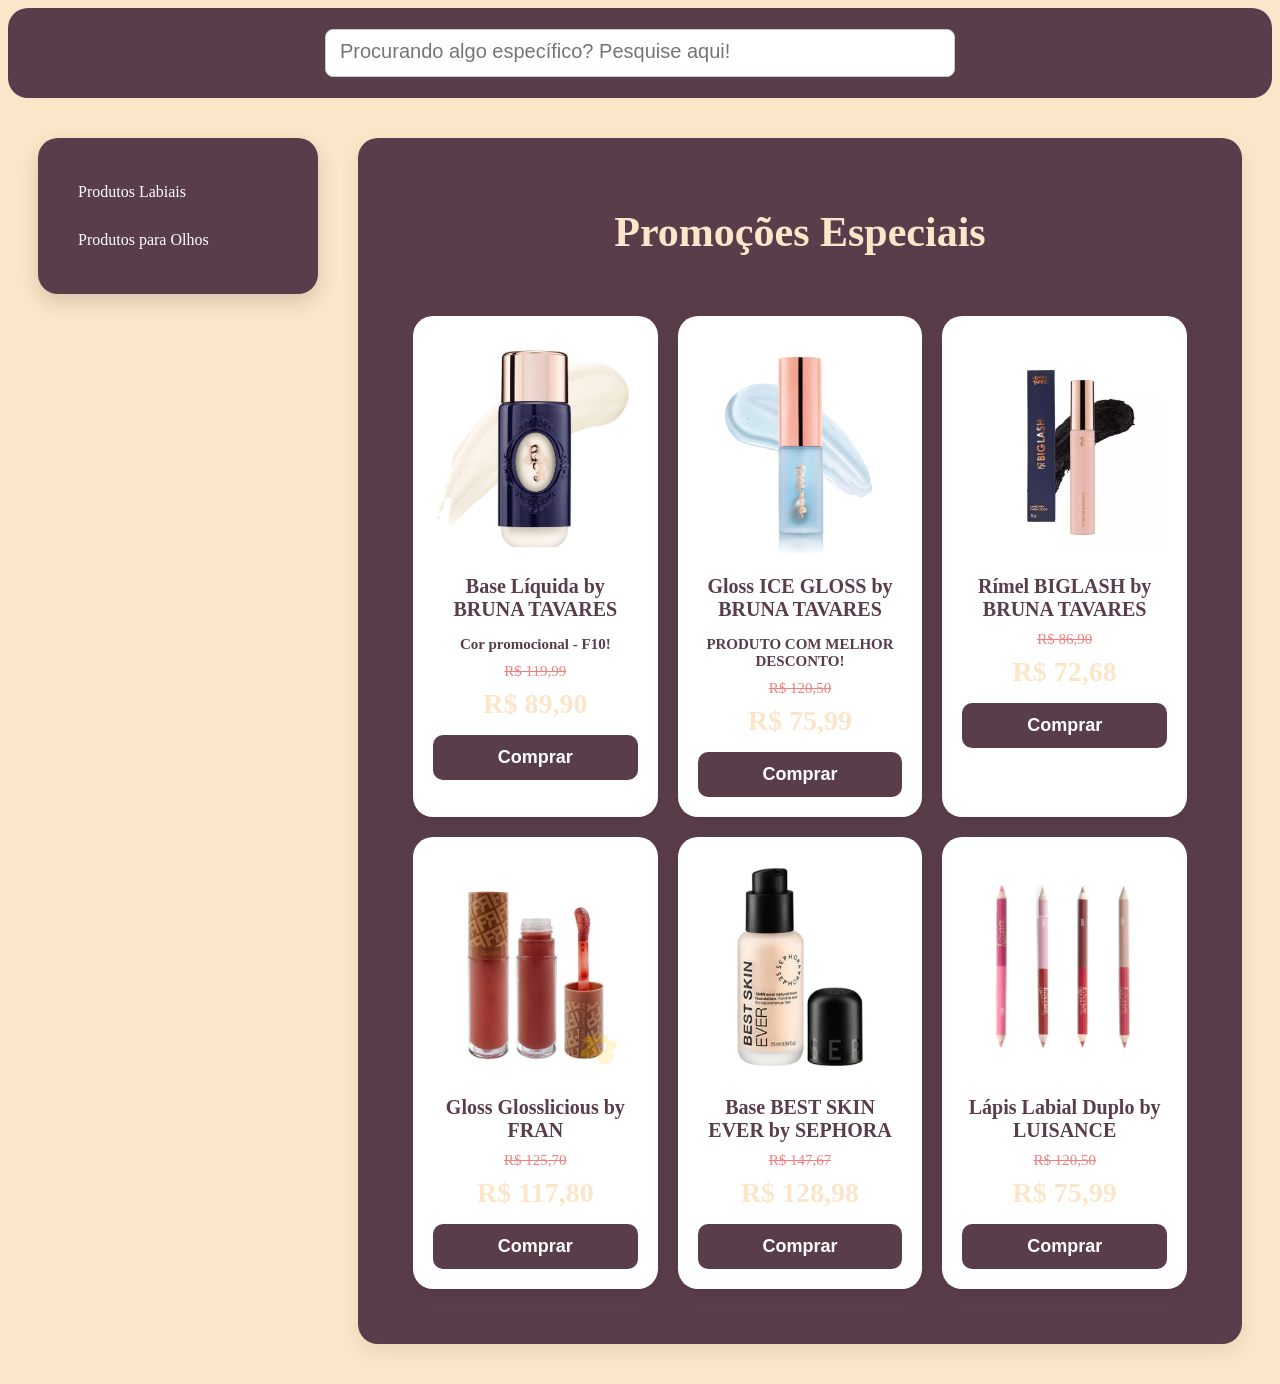
<file: missao_118_make_beauty/telainicial.html>
<!DOCTYPE html>
<html lang="pt-br">
	<head>
	    <meta charset="UTF-8">
	    <meta name="viewport" content="width=device-width, initial-scale=1.0">
	     <title>Página Inicial</title>
	    <link rel="stylesheet" href="style.css/style.css">
		  
	</head>

    <header class="tela-logo">

		<div class="pesquisa-container">
			<input type="text" placeholder="Procurando algo específico? Pesquise aqui!">
		</div>

    </header>
    <body>
		<main class="conteudo">

			<aside class="menu-categorias">
				<a href="labios.html"> Produtos Labiais</a>
				<a href="olhos.html"> Produtos para Olhos</a>
			</aside>

			<section class="promocoes">

				<h1>Promoções Especiais</h1>

				<div class="grid-labios">

					<div class="produtos-promo">
						<img src="img/img/bl.jpg" alt="Base Líquida">
						<h3> Base Líquida by BRUNA TAVARES</h3>
						<h4> Cor promocional - F10!</h4>
						<p class="preco-antigo">R$ 119,99</p>
                        <p class="preco-novo">R$ 89,90</p>
						<button class="btn-comprar"
						data-produto="Base Líquida by BRUNA TAVARES"
						data-descricao="Base Líquida na cor F10 by BRUNA TAVARES"
						data-preco="89.90">
						Comprar
						</button>
					</div>

					<div class="produtos-promo">
						<img src="img/img/iceg.webp" alt="Ice Gloss">
						<h3> Gloss ICE GLOSS by BRUNA TAVARES</h3>
						<h4> PRODUTO COM MELHOR DESCONTO!</h4>
						<p class="preco-antigo">R$ 120,50</p>
                        <p class="preco-novo">R$ 75,99</p>
						<button class="btn-comprar"
						data-produto="Gloss ICE GLOSS by BRUNA TAVARES"
						data-descricao="Gloss ICE by BRUNA TAVARES"
						data-preco="75.99">
						Comprar
						</button>
					</div>

					<div class="produtos-promo">
						<img src="img/img/biglash.webp" alt="Big Lash">
						<h3> Rímel BIGLASH by BRUNA TAVARES</h3>
						<p class="preco-antigo">R$ 86,90</p>
                        <p class="preco-novo">R$ 72,68</p>
						<button class="btn-comprar"
						data-produto="Rímel BIGLASH by BRUNA TAVARES"
						data-descricao="Rímel BIGLASH by BRUNA TAVARES a prova d'água"
						data-preco="72.68">
						Comprar
						</button>
					</div>

					<div class="produtos-promo">
						<img src="img/img/glosslicious.webp" alt="Gloss">
						<h3> Gloss Glosslicious by FRAN</h3>
						<p class="preco-antigo">R$ 125,70</p>
                        <p class="preco-novo">R$ 117,80</p>
						<button class="btn-comprar"
						data-produto="Glosslicious by FRAN"
						data-descricao="Gloss GLOSSLICIOUS by FRAN edição limitada"
						data-preco="117.80">
						Comprar
						</button>
					</div>

					<div class="produtos-promo">
						<img src="img/img/bestskineversephora.avif" alt="Best Skin">
						<h3> Base BEST SKIN EVER by SEPHORA</h3>
						<p class="preco-antigo">R$ 147,67</p>
                        <p class="preco-novo">R$ 128,98</p>
						<button class="btn-comprar"
						data-produto="Base BEST SKIN EVER by SEPHORA"
						data-descricao="Base longa duração by SEPHORA"
						data-preco="128.98">
						Comprar
						</button>
					</div>

					<div class="produtos-promo">
						<img src="img/img/lapislabialluisance.jpg" alt="Lápis">
						<h3> Lápis Labial Duplo by LUISANCE</h3>
						<p class="preco-antigo">R$ 120,50</p>
                        <p class="preco-novo">R$ 75,99</p>
						<button class="btn-comprar"
						data-produto="Lápis Labial DUPLO by LUISANCE"
						data-descricao="Lápis Labial duplo by LUISANCE de longa duração"
						data-preco="75.99">
						Comprar
						</button>
					</div>

				</div>

			</section>

		</main>
	  <script src="js/produtos.js"></script>
    </body>
	<script>

  if ('serviceWorker' in navigator) {

    window.addEventListener('load', () => {

      navigator.serviceWorker.register('/sw.js')

        .then(reg => console.log('Service Worker registrado com sucesso!', reg))

        .catch(err => console.log('Falha ao registrar o Service Worker:', err));

    });

  }

</script>
</html>
</file>
<file: lavinia_appuc8/style.css>
body{
    background-color: #5a352a;
}
header h1{
    color: #f6efee;
    font-size: 35px;
    max-width: 0 auto;
    font-family:Georgia, 'Times New Roman', Times, serif ;
    text-align: center;
    background-color: #a6a57a;
    border-radius: 20px;
}

.grid{
    display: grid;
    gap: 10px;
    padding: 20px;
    grid-template-columns: repeat(2, 1fr);

}
/* O Card Verde Principal */
.filmeassistido {
  background-color: #a6a57a;
  border-radius: 20px;
  padding: 16px;
  margin: 15px;
  display: flex;        
  flex-direction: row;   
  gap: 16px;            
  align-items: flex-start;
}

/* Coluna da Esquerda (Foto + Estrelas) */
.coluna-esquerda {
  display: flex;
  flex-direction: column; 
  align-items: center;
  width: 110px;     
  flex-shrink: 0;   /* impede que o texto esmague a coluna da foto */
}

.coluna-esquerda img {
  width: 100%;
  border-radius: 12px;
  margin-bottom: 8px;
}

.avaliacao {
  font-size: 12px; 
  white-space: nowrap;   /* Impede as estrelas de quebrarem de linha */
}

/* Coluna da Direita (Textos + Botão) */
.coluna-direita {
  display: flex;
  flex-direction: column;
  flex-grow: 1;           /* Faz o texto preencher todo o resto do card */
}

.coluna-direita h3 {
  margin: 0 0 8px 0;
  color: #54382b;
  font-size: 25px;
}

.coluna-direita p {
  margin: 0 0 12px 0;
  font-size: 16px;
  line-height: 1.4;
  color: #f6efee;
  text-align: left;       /* texto alinhado à esquerda na coluna */
}

/* Esconde a segunda parte da sinopse no início */
.texto-escondido {
  display: none;
}

.btn-ler-mais {
  background-color: #54382b;
  border-radius: 30px;
  color: #f6efee;
  font-weight: bold;
  cursor: pointer;
  padding: 0;
  margin-left: 5px;
  font-size: 13px;
  width: 90px;
  align-self: center;
}

.estrelas {
    display: flex;
    gap: 1px;
    margin-bottom: 10px;
}

.estrela {
    font-size: 30px;
    color: gray;
    cursor: pointer;
    transition: 0.2s;
}

.estrela.ativa {
    color: gold;
}

button {
    padding: 10px 20px;
    cursor: pointer;
    border-radius: 30px;
    background-color: #5a352a;
    color: #f6efee;
    height: 49px;
}
</file>
<file: missao_109/css/style.css>
:root {
  --bg-color: #f4f7f6;
  --card-bg: #ffffff;
  --primary: #3498db;
  --text: #2c3e50;
}

body {
  font-family: 'Segoe UI', Tahoma, Geneva, Verdana, sans-serif;
  background-color: var(--bg-color);
  color: var(--text);
  margin: 0;
  padding: 20px;
  display: flex;
  flex-direction: column;
  align-items: center;
}

h1 { 
  margin-bottom: 30px; 
}

.container {
  display: grid;
  grid-template-columns: repeat(auto-fit, minmax(300px, 1fr));
  gap: 20px;
  width: 100%;
  max-width: 1000px;
}

.card {
  background: var(--card-bg);
  border-radius: 8px;
  padding: 20px;
  box-shadow: 0 4px 6px rgba(0,0,0,0.1);
  display: flex;
  flex-direction: column;
  gap: 15px;
}

.card h2 {
  margin: 0 0 10px 0;
  font-size: 1.2rem;
  border-bottom: 2px solid #ecf0f1;
  padding-bottom: 5px;
}

button, input[type="submit"] {
  background-color: var(--primary);
  color: white;
  border: none;
  padding: 10px 15px;
  border-radius: 4px;
  cursor: pointer;
  font-weight: bold;
  transition: background 0.2s;
}

button:hover, input[type="submit"]:hover { 
  background-color: #2980b9; 
}

input[type="text"] {
  padding: 8px;
  border: 1px solid #bdc3c7;
  border-radius: 4px;
  width: 100%;
  box-sizing: border-box;
}

.box-teste {
  height: 80px;
  background-color: #e74c3c;
  color: white;
  display: flex;
  align-items: center;
  justify-content: center;
  border-radius: 4px;
  font-weight: bold;
  transition: background 0.3s;
}

#log-painel {
  width: 100%;
  max-width: 1000px;
  background: #2c3e50;
  color: #2ecc71;
  padding: 15px;
  border-radius: 8px;
  margin-top: 25px;
  box-sizing: border-box;
  height: 150px;
  overflow-y: auto;
  font-family: monospace;
}
</file>
<file: missao_111/css/style.css>
/* Container centralizado para a atividade */
.container-gravador {
    display: flex;
    flex-direction: column;
    align-items: center;
    justify-content: center;
    padding: 20px;
    font-family: Arial, sans-serif;
}

/* Estilos do botão fornecidos por você */
#btn-gravador {
    padding: 15px 30px;
    font-size: 16px;
    cursor: pointer;
    background-color: #3498db;
    color: white;
    border: none;
    border-radius: 5px;
    user-select: none; /* Evita seleção de texto ao segurar */
    transition: background-color 0.2s;
}

/* Efeito visual quando o botão for clicado/segurado */
#btn-gravador:active {
    background-color: #2980b9;
}

/* Estilos do status fornecidos por você */
#status-gravacao {
    font-weight: bold;
    margin-top: 15px;
    color: #555;
}
</file>
<file: missao_112/css/style.css>
/* Container centralizado para a atividade */
.container-gravador {
    display: flex;
    flex-direction: column;
    align-items: center;
    justify-content: center;
    padding: 20px;
    font-family: Arial, sans-serif;
}



/* Estilos do botão fornecidos por você */
#btn-gravador {
    padding: 15px 30px;
    font-size: 16px;
    cursor: pointer;
    background-color: #3498db;
    color: white;
    border: none;
    border-radius: 5px;
    user-select: none; /* Evita seleção de texto ao segurar */
    transition: background-color 0.2s;
}




/* Efeito visual quando o botão for clicado/segurado */
#btn-gravador:active {
    background-color: #2980b9;
}



/* Estilos do status fornecidos por você */
#status-gravacao {
    font-weight: bold;
    margin-top: 15px;
    color: #555;
}
</file>
<file: missao_115/css/style.css>
/* Container centralizado para a atividade */
.container-gravador {
    display: flex;
    flex-direction: column;
    align-items: center;
    justify-content: center;
    padding: 20px;
    font-family: Arial, sans-serif;
}



/* Estilos do botão fornecidos por você */
#btn-gravador {
    padding: 15px 30px;
    font-size: 16px;
    cursor: pointer;
    background-color: #3498db;
    color: white;
    border: none;
    border-radius: 5px;
    user-select: none; /* Evita seleção de texto ao segurar */
    transition: background-color 0.2s;
}




/* Efeito visual quando o botão for clicado/segurado */
#btn-gravador:active {
    background-color: #2980b9;
}



/* Estilos do status fornecidos por você */
#status-gravacao {
    font-weight: bold;
    margin-top: 15px;
    color: #555;
}
</file>
<file: missao_116/estilo.css>
@import url('https://fonts.googleapis.com/css2?family=Inter:wght@400;500;600&family=Fira+Code:wght@400;500&display=swap');

*, *::before, *::after { box-sizing: border-box; margin: 0; padding: 0; }

:root {
  --bg:       #0f1117;
  --surface:  #1a1d27;
  --card:     #21253a;
  --border:   #2e3350;
  --accent:   #6c63ff;
  --accent2:  #00d4aa;
  --text:     #e8eaf6;
  --muted:    #8b90b8;
  --code-bg:  #13162b;
  --tag:      #2a2f52;
  --success:  #00d4aa;
  --radius:   12px;
}

body {
  font-family: 'Inter', sans-serif;
  background: var(--bg);
  color: var(--text);
  min-height: 100vh;
  line-height: 1.6;
}

/* ── HEADER ── */
header {
  background: linear-gradient(135deg, #1a1d27 0%, #13162b 100%);
  border-bottom: 1px solid var(--border);
  padding: 3rem 2rem 2.5rem;
  text-align: center;
}
.badge {
  display: inline-block;
  background: var(--tag);
  color: var(--accent);
  font-size: 0.72rem;
  font-weight: 600;
  letter-spacing: 0.12em;
  text-transform: uppercase;
  padding: 4px 14px;
  border-radius: 20px;
  border: 1px solid var(--accent);
  margin-bottom: 1.2rem;
}
header h1 {
  font-size: clamp(1.8rem, 5vw, 3rem);
  font-weight: 600;
  letter-spacing: -0.02em;
  margin-bottom: 0.6rem;
}
header h1 span { color: var(--accent); }
header p {
  color: var(--muted);
  font-size: 1rem;
  max-width: 520px;
  margin: 0 auto;
}

/* ── NAV PILLS ── */
nav {
  display: flex;
  flex-wrap: wrap;
  gap: 8px;
  justify-content: center;
  padding: 1.4rem 2rem;
  background: var(--surface);
  border-bottom: 1px solid var(--border);
  position: sticky;
  top: 0;
  z-index: 10;
}
nav a {
  text-decoration: none;
  font-size: 0.8rem;
  font-weight: 500;
  color: var(--muted);
  background: var(--tag);
  border: 1px solid var(--border);
  padding: 5px 14px;
  border-radius: 20px;
  transition: all 0.2s;
}
nav a:hover { color: var(--accent); border-color: var(--accent); }

/* ── MAIN ── */
main {
  max-width: 820px;
  margin: 0 auto;
  padding: 3rem 1.5rem 5rem;
  display: flex;
  flex-direction: column;
  gap: 2.8rem;
}

/* ── SECTION CARD ── */
.section {
  background: var(--card);
  border: 1px solid var(--border);
  border-radius: var(--radius);
  overflow: hidden;
}
.section-header {
  display: flex;
  align-items: center;
  gap: 12px;
  padding: 1.2rem 1.5rem;
  border-bottom: 1px solid var(--border);
  background: var(--surface);
}
.number {
  width: 28px; height: 28px;
  border-radius: 50%;
  background: var(--accent);
  color: #fff;
  font-size: 0.78rem;
  font-weight: 600;
  display: flex; align-items: center; justify-content: center;
  flex-shrink: 0;
}
.section-header h2 { font-size: 1rem; font-weight: 600; }
.section-header .chip {
  margin-left: auto;
  font-size: 0.7rem;
  color: var(--accent2);
  background: rgba(0,212,170,0.1);
  border: 1px solid rgba(0,212,170,0.25);
  padding: 3px 10px;
  border-radius: 20px;
  font-weight: 500;
  white-space: nowrap;
}
.section-body { padding: 1.5rem; }
.section-body p.desc {
  font-size: 0.92rem;
  color: var(--muted);
  margin-bottom: 1.2rem;
  line-height: 1.65;
}

/* ── DEMO AREA ── */
.demo {
  background: var(--code-bg);
  border: 1px solid var(--border);
  border-radius: 8px;
  padding: 1.2rem 1.4rem;
  margin-bottom: 1.2rem;
  min-height: 70px;
  display: flex;
  flex-direction: column;
  gap: 10px;
}
.demo-label {
  font-size: 0.68rem;
  text-transform: uppercase;
  letter-spacing: 0.1em;
  color: var(--muted);
  font-weight: 600;
  margin-bottom: 4px;
}
.demo p { font-size: 0.95rem; }
.demo img { border-radius: 6px; }

/* ── BUTTONS ── */
.btn-row { display: flex; flex-wrap: wrap; gap: 8px; margin-bottom: 1.2rem; }
button {
  font-family: 'Inter', sans-serif;
  font-size: 0.83rem;
  font-weight: 500;
  padding: 8px 18px;
  border-radius: 8px;
  border: 1px solid var(--accent);
  background: transparent;
  color: var(--accent);
  cursor: pointer;
  transition: all 0.18s;
}
button:hover { background: var(--accent); color: #fff; }
button.secondary {
  border-color: var(--muted);
  color: var(--muted);
}
button.secondary:hover { background: var(--muted); color: var(--bg); }
button.reset {
  border-color: var(--border);
  color: var(--muted);
  font-size: 0.75rem;
  padding: 6px 12px;
}
button.reset:hover { border-color: var(--muted); color: var(--text); background: transparent; }

/* ── CODE BLOCK ── */
details { margin-top: 0.2rem; }
summary {
  font-size: 0.78rem;
  color: var(--muted);
  cursor: pointer;
  user-select: none;
  padding: 4px 0;
  list-style: none;
  display: flex;
  align-items: center;
  gap: 6px;
}
summary::before { content: '{ }'; color: var(--accent); font-family: 'Fira Code', monospace; font-size: 0.8rem; }
summary::-webkit-details-marker { display: none; }
details[open] summary { color: var(--text); margin-bottom: 10px; }
pre {
  background: var(--code-bg);
  border: 1px solid var(--border);
  border-radius: 8px;
  padding: 1rem 1.2rem;
  overflow-x: auto;
  font-family: 'Fira Code', monospace;
  font-size: 0.78rem;
  line-height: 1.7;
  color: #abb2bf;
}
.kw  { color: #c678dd; }
.fn  { color: #61afef; }
.str { color: #98c379; }
.id  { color: #e06c75; }
.cm  { color: #5c6370; font-style: italic; }
.tag { color: #e06c75; }
.atr { color: #d19a66; }
.val { color: #98c379; }

/* ── LAMP ── */
.lamp-wrap { display: flex; flex-direction: column; align-items: center; gap: 10px; }
.lamp-svg { width: 80px; transition: all 0.3s; }

/* ── FOOTER ── */
footer {
  text-align: center;
  padding: 2rem;
  font-size: 0.78rem;
  color: var(--muted);
  border-top: 1px solid var(--border);
}

@media (max-width: 600px) {
  .section-header { flex-wrap: wrap; }
  .chip { margin-left: 0; }
}

/* Estilos dos elementos controlados pelo JavaScript */
.texto-demonstracao3 { transition: all 0.3s; }
.dica-demonstracao5 { color: var(--muted); font-size: 0.85rem; }
.texto-escondido { display: none; color: var(--accent2); font-weight: 500; }
</file>
<file: missao_117/css/style.css>
*{
margin: 0;
padding: 0;
box-sizing: border-box;
}

body {
font-family: Arial, sans-serif;
background-color: #1E90FF;
color: #222;
}



header {
text-align: center;
padding: 30px 20px;
}

header h1 {
font-family: "Pacifico", cursive;
font-size: 42px;
margin-bottom: 10px;
}

header p {
font-size: 18px;
}



.container {
display: grid;

grid-template-columns: repeat(
    auto-fit,
    minmax(200px, 1fr)
);

gap: 20px;

max-width: 1200px;

margin: 0 auto 30px;

padding: 20px;

}



.card {
background-color: white;

border-radius: 10px;

overflow: hidden;

box-shadow: 0 3px 10px rgba(0, 0, 0, 0.15);

transition: transform 0.2s;

}

.card {
transform: translateY(-5px);
}



.card img {
width: 100%;
height: 220px;

object-fit: cover;

display: block;

}



.card h2 {
padding: 15px;

text-align: center;

font-size: 20px;

}



.controles {
text-align: center;

padding: 20px;

}

#botaoCarregar {
padding: 12px 25px;

border: none;

border-radius: 8px;

background-color: #4b6ee8;

color: white;

font-size: 16px;

cursor: pointer;

}

#botaoCarregar {
background-color: #02196b;
}

#botaoCarregar {
opacity: 0.6;

cursor: not-allowed;

}

#pagina {
margin-top: 15px;

font-size: 18px;

}

/* RESPONSIVIDADE */

@media (max-width: 500px) {

header h1 {
    font-size: 34px;
}

.container {
    grid-template-columns: repeat(
        auto-fit,
        minmax(150px, 1fr)
    );

    padding: 10px;
    gap: 15px;
}

.card img {
    height: 180px;
}

}
</file>
<file: missao_118_make_beauty/style.css/style.css>
body{
    background-color: rgb(252, 230, 201);
}



img, video {
    max-width: 100%;
    height: auto;
}



.mb{position: fixed;
    top: 3%;
    left: 2%;
    width: 15%;
    height: 20%;
    z-index: 100%;}




/*logo da tela de cadastro*/
.logomakebeauty {
    max-width: 20%;
    width: 10%;
    height: 17%;
    margin: 0;
}


.logolabios{
    top: 3%;
    left: 60%;
    max-width: 5%;
    width: 100%;
}

.logomarca{
    background: #5a3d4a;
    height: 17%;
    display: flex;
    justify-content: center;
    align-items: center;
}

.banner{
    display: flex;
    flex-direction: column;
    padding: 2% 4%;
}

h2{
    color: #F2E9E4;
    font-size: 30px;
    text-align: center;
    margin-top: 20px;
}

.titulo-cadastro{
    color: #ffffff;
    text-align: center;
    font-size: 29px;
    margin-bottom: 30px;
}
    
/*bloco de cadastro*/
.tela-cadastro {
    background-color: #5a3d4a; 
    width: 100%;
    max-width: 500px;
    height: 660px;
    margin: 40px auto;
    padding: 20px 50px;
    border-radius: 60px; 
    box-shadow: 0 4px 15px rgba(0,0,0,0.15);
    box-sizing: border-box;
}



form {
    display: flex;
    flex-direction: column;
    gap: 10px; /* espaço entre as linhas */
    width: 450px;
}

.campo {
    display: flex;
    flex-direction: row;
    align-items: center;
}

/*Nome, email, CPF */
.campo label {
    color:#ffffff;
    font-size: 1.25rem;
    width: 100%;
    max-width: 280px; /* Garante o alinhamento antes do input */
    padding-right: 15px;
    box-sizing: border-box;
    white-space: nowrap;
}

/* caixa p/ escrever */
.campo input {
    background-color: #ffffff;
    border: none;
    outline: none;
    padding: 0px 20px;
    border-radius: 40px; /* Formato pílula */
    width: 100%;
    max-width: 85%; /* Garante que não fique muito grande */
    height: 52px;
    font-size: 1rem;
    color: #333333;
    box-sizing: border-box;
    display: block;
}
/*texto das caixinhas*/
.campo input::placeholder {
    color: gray;
    font-style: italic;
}

/* botão de cadastrar */
.btn-cadastrar {
    background-color: #fff;
    color: #5a3d4a;
    font-size: 20px;
    max-width: 50%;
    width:100%;
    height:50px;
    display:block;
    margin:10px auto 15px;
    border-radius:40px;
    left: 50%;
    right: 50%;
}


.link-login-container{
    text-align: center;
    margin-top: 20px;
}

.link-login-container a{
    color: #130803;
    text-decoration: none;
    font-size: 17px;
    transition: .3s;
}

.link-login-container a:hover{
    color: #82d0e4;
    text-decoration: underline;
}

/*segunda tela(login)*/
.tela-login{
    background-color: #5a3d4a; 
    max-width: 500px;
    width: 100%;
    margin: 40px auto;
    padding: 35px 40px;
    border-radius: 60px; 
    box-shadow: 0 4px 15px rgba(0,0,0,0.15);
    box-sizing: border-box;
}


.mensagem-login h1{
    color: #fff;
    font-size: 30px;
    font-weight: 300;
    margin-bottom: 10px;
    font-family: 'josefin sans', sans-serif;
}

.mensagem-login p{
    color: #fff;
    font-size: 20px;
    font-family: 'josefin sans', sans-serif;
}


form{
    display: flex;
    flex-direction: column;
    gap: 25px;
}

form input{
    width: 100%;
    height: 70px;
    border: none;
    outline: none;
    border-radius: 40px;
    padding: 0 25px;
    font-size: 20px;
    background: #fff;
}

.bt-entrar {
    background-color: #fff;
    color: #5a3d4a;
    border: none;
    padding: 12px;
    border-radius: 50px;
    font-size: 1.1rem;
    font-weight: bold;
    margin-top: 15px;
    width: 100%;
}

.campo-login input {
    background-color: #ffffff;
    border: none;
    outline: none;
    padding: 10px 20px;
    border-radius: 50px; /* Formato pílula */
    max-width:90%;
    width: 100%;
    font-size: 1rem;
    color: #333333;
    box-sizing: border-box;
}


/*tela inicial*/
.tela-logo{
    background-color: #5a3d4a;
    height: 90px;
    border-radius: 20px;
    display: flex;
    align-items: center;
    justify-content: space-between;
    padding: 0 40px;
}

.pesquisa-container{
    flex: 1;
    display: flex;
    justify-content: center;
}

input {
  max-width: 600px;
  width: 100%;
  padding: 15px;
  margin: 10px 0;
  border-radius: 22px;
  margin-left: 5px;
  border: none;
}
input::placeholder {
  font-family: 'josefin sans', sans-serif;
  font-size: 20px;
}

/*body tela inicial*/
.conteudo{
    display:grid;
    grid-template-columns:280px 1fr;
    gap:40px;
    max-width:1500px;
    margin:40px auto;
    padding:0 30px;
}

.menu-categorias{
    background:#5a3d4a;
    border-radius:20px;
    padding:30px;
    height:fit-content;
    box-shadow:0 8px 20px rgba(0,0,0,.15);
}


.menu-categorias a{
    display:block;
    color:white;
    text-decoration:none;
    padding:15px 10px;
    border-radius:10px;
    transition:.3s;
    size: 30px;
}

.menu-categorias a:hover{
    background:rgb(252, 230, 201);
    color:#5a3d4a;
}
.promocoes{
    background:#5a3d4a;
    border-radius:20px;
    padding:35px;
    box-shadow:0 8px 20px rgba(0,0,0,.08);
}

.promocoes h1{
    color:rgb(252, 230, 201);
    text-align:center;
    margin-bottom:40px;
    font-size:42px;
}

.produtos-promo{
    background:white;
    border-radius:20px;
    padding:20px;
    text-align:center;
    box-shadow:0 5px 15px rgba(0,0,0,.08);
    transition: 0.3s;
}

.produtos-promo img{
    width:100%;
    height:220px;
    object-fit:contain;
}
/*efeito bonitinho/destaque*/
.produtos-promo:hover{
    transform:translateY(-8px);
}
.produtos-promo h3{
    margin: 15px 0 10px;
    font-size: 20px;
    color: #5a3d4a;
}

.produtos-promo h4{
    margin: 15px 0 10px;
    font-size: 15px;
    color: #5a3d4a;
}
.preco-antigo{
    color:lightcoral;
    text-decoration: line-through;
    font-size: 15px;
    margin: 0;
}

.preco-novo{
    color: rgb(252, 230, 201);
    font-size: 28px;
    font-weight: bold;
    margin: 8px 0 15px;
}
.produtos-promo button{
    width: 100%;
    padding: 12px;
    border: none;
    border-radius: 10px;
    background: #5a3d4a;
    color: white;
    font-weight: bold;
    cursor: pointer;
    transition: .3s;
}




/*produtos labiais*/
/*header*/
.cabecalho-labios{
    background: #5a3d4a;
    height: 170px;
    display: flex;
    justify-content: center;
    align-items: center;
    position: relative;
}

.logo67{
    width: 220px;
    height: auto;
    position: absolute;
    left: 40px;
    top: 50%;
    margin-top: -65px;
}

.cabecalho-labios h1{
    color: #F2E9E4;
    font-size: 60px;
    margin: 0;
}

/*body*/
.grid-labios{
    display: grid;
    gap: 20px;
    padding: 20px;
    grid-template-columns: repeat(3, 1fr);
}

.produtoslabiais{
    background: white;
    border-radius: 15px;
    padding: 15px;
    text-align: center;
    box-shadow: 0 4px 10px rgba(0,0,0,.1);
    transition: 0.3s;
}
.produtoslabiais:hover{
    transform:translateY(-8px);
}
.produtoslabiais img{
    width: 100%;
    height: 250px;
    object-fit: contain; /* ou cover */
}


button{
    width: 100%;
    max-width: 100%;
    padding: 12px;
    background: #5a3d4a;
    color: white;
    border: none;
    border-radius: 8px;
    cursor: pointer;
    font-weight: bold;
}


img.voltar{
    max-width: 30px;
    width: 100%;
    height: 40px;
    margin-left: 200px;
}

.barrabottom{
    background-color: #5a3d4a;
    max-width: 1900px;
    width: 100%;
    height: 150px;
    border-bottom: 2px solid #5a3d4a; /* linha embaixo */
    display: flex;
    align-items: center;
}

/*produtos para olhos*/
/*header*/
.cabecalho-olhos{
    background: #5a3d4a;
    height: 170px;
    display: flex;
    justify-content: center;
    align-items: center;
    position: relative;
}

.logo67{
    max-width: 220px;
    width: 100%;
    height: auto;
    position: absolute;
    left: 40px;
    top: 50%;
    margin-top: -65px;
}

.cabecalho-olhos h1{
    color: #F2E9E4;
    font-size: 60px;
    margin: 0;
}

/*body*/
.grid-olhos{
    display: grid;
    gap: 20px;
    padding: 20px;
    grid-template-columns: repeat(3, 1fr);
}

.produtosolhos{
    background: white;
    border-radius: 15px;
    padding: 15px;
    text-align: center;
    box-shadow: 0 4px 10px rgba(0,0,0,.1);
    transition: 0.3s;
}
.produtosolhos:hover{
    transform:translateY(-8px);
}

.produtosolhos img{
    width: 100%;
    height: 250px;
    object-fit: contain; /* ou cover */
}


button{
    width: 100%;
    padding: 12px;
    background: #5a3d4a;
    color: white;
    border: none;
    border-radius: 8px;
    cursor: pointer;
    font-weight: bold;
}

/*pagamento*/

.container{
    max-width: 500px;
    width: 100%;
    background:rgb(252, 230, 201);
    padding:35px;
    border-radius:20px;
    box-shadow:0 8px 25px rgba(0,0,0,.15);
}

.logo{
    text-align:center;
    font-size:42px;
    margin-bottom:20px;

}

.logo span{
    color:#5a3d4a;
    font-family:cursive;
}

h2{
    text-align:center;
    margin-bottom:25px;
    color:#5a3d4a;
}

.produto{
    background:#fafafa;
    border-radius:12px;
    padding:20px;
    margin-bottom:25px;
}

.produto p{
    margin:12px 0;
    color:#555;
}

.preco{
    color:#5a3d4a;
    margin-top:20px;
    text-align:center;
}

.pagamento{
    margin-bottom:25px;
}

input{
    width:100%;
    padding:14px;
    margin:15px 0;
    border:1px solid #ccc;
    border-radius:8px;
    outline:none;
    font-size:16px;
}

input:focus{
    border:1px solid #5a3d4a;
}

select{
    width:100%;
    padding:14px;
    border-radius:8px;
    border:1px solid #ccc;
    font-size:16px;
}

button{
    width:100%;
    padding:15px;
    background:#5a3d4a;
    color:white;
    border:none;
    border-radius:10px;
    font-size:18px;
    cursor:pointer;
    transition:.3s;
}

button:hover{
    background:#31242a;
}

#mensagem{
    display:none;
    margin-top:25px;
    background:#ebffe8;
    border:1px solid #74c774;
    padding:18px;
    border-radius:10px;
    text-align:center;
    color:#2f7d32;
}



/*tela de cadastro para telas ate 440px*/
@media (max-width: 440px) {

    /*header*/
    .logomarca{
        background: #5a3d4a;
        height: 130px;
        display: flex;
        justify-content: center;
        align-items: center;
    }
        .logomakebeauty {
        max-width: 180px;
        width: 140px;
        height: 130px;
        margin: 0;
    }

    /*input*/
        .tela-cadastro {
            width: 100%;
            padding: 20px;
            height: 650px; /* Ajusta a altura para telas menores */
        }
        form {
            width: 100%;
        }
        .campo label {
            max-width: 100%;
            padding-right: 10px;
        }
        .campo input {
            max-width: 100%;
        }

}

/*tela de cadastro para telas ate 1325px*/
@media (max-width: 1325px) {
    /*input*/
    .tela-cadastro {
        width: 108%;
        padding: 20px;
        height: 650px; /* Ajusta a altura para telas menores */
    }
}

/*tela de login até 452 px*/
@media (max-width: 452px) {
    /*segunda tela(login)*/
        .tela-login{
            background-color: #5a3d4a; 
            width: 80%;
            margin: 40px auto;
            padding: 35px 40px;
            border-radius: 60px; 
            box-shadow: 0 4px 15px rgba(0,0,0,0.15);
            box-sizing: border-box;
        }

        .logomarca{
            background: #5a3d4a;
            height: 130px;
            display: flex;
            justify-content: center;
            align-items: center;
            width: 100%;
        }

}
 
/* tela de login até 506 px*/
@media (max-width: 506px) {
    /*segunda tela(login)*/
        .tela-login{
            background-color: #5a3d4a; 
            width: 50%;
            margin: 40px auto;
            padding: 40px 40px;
            border-radius: 60px; 
            box-shadow: 0 4px 15px rgba(0,0,0,0.15);
            box-sizing: border-box;
        }

         .campo-login input {
                background-color: #ffffff;
                border: none;
                outline: none;
                padding: 10px 20px;
                border-radius: 50px; /* Formato pílula */
                width: 50%;
                font-size: 1rem;
                color: #333333;
                box-sizing: border-box;
        }
        /* botão de cadastrar */
        .btn-cadastrar {
            background-color: #fff;
            color: #5a3d4a;
            font-size: 20px;
            max-width: 50%;
            width:100%;
            height:50px;
            display:block;
            margin:10px auto 15px;
            border-radius:40px;
            left: 30%;
            right: 100%;
        }


}

@media (max-width: 1325px) {
    /*segunda tela(login)*/
        .tela-login{
            background-color: #5a3d4a; 
            width: 70%;
            margin: 40px auto;
            padding: 35px 40px;
            border-radius: 60px; 
            box-shadow: 0 4px 15px rgba(0,0,0,0.15);
            box-sizing: border-box;

        }

         .campo-login input {
                background-color: #ffffff;
                border: none;
                outline: none;
                padding: 10px 20px;
                border-radius: 50px; /* Formato pílula */
                max-width:83%;
                width: 100%;
                font-size: 1rem;
                color: #333333;
                box-sizing: border-box;
        }

}
</file>
